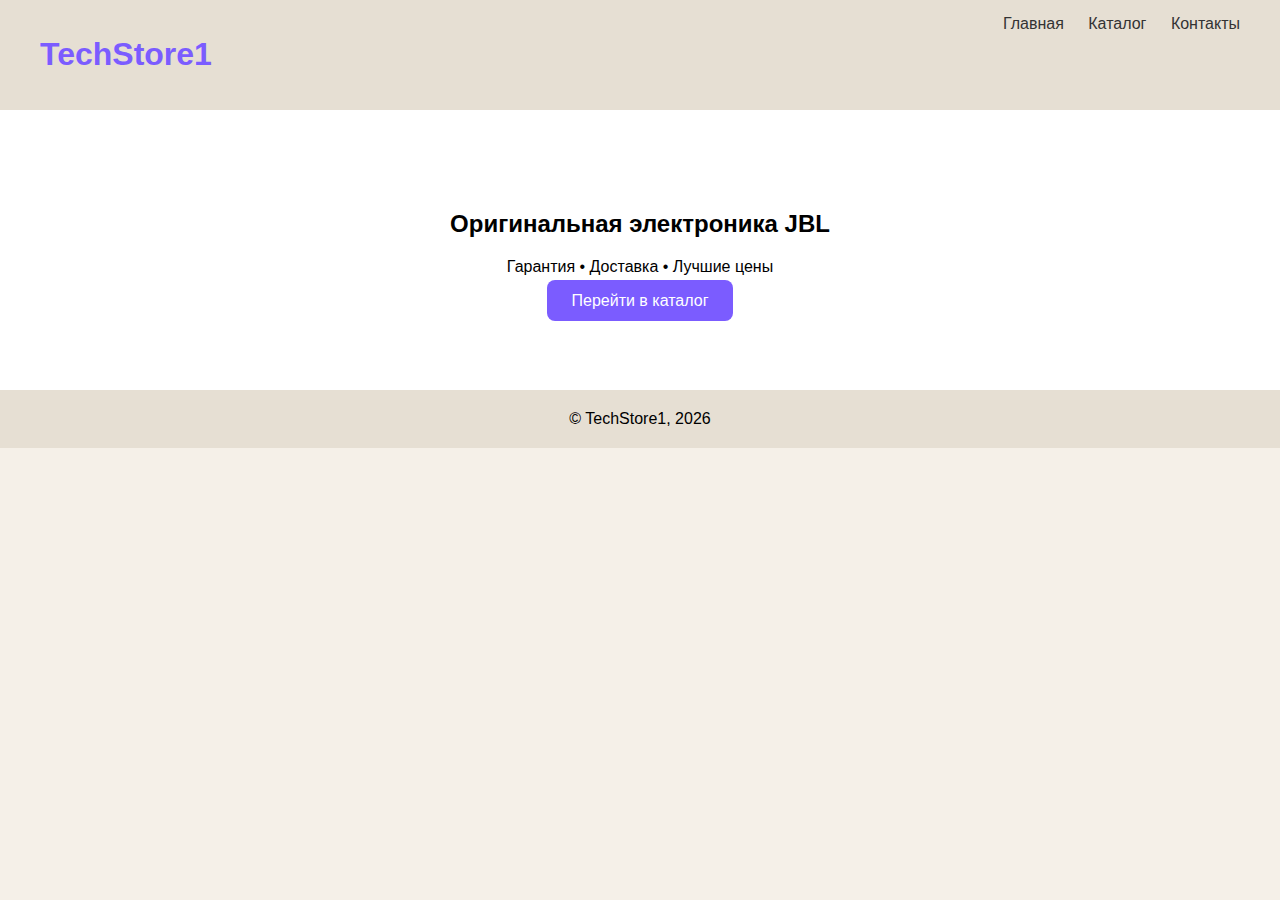
<file: index.html>
<!DOCTYPE html>
<html lang="ru">
<head>
<meta charset="UTF-8">
<title>TechStore1 — Магазин электроники</title>
<link rel="stylesheet" href="css/style.css">
</head>
<body>
<header>
<h1>TechStore1</h1>
<nav>
<a href="index.html">Главная</a>
<a href="catalog.html">Каталог</a>
<a href="contacts.html">Контакты</a>
</nav>
</header>


<section class="hero">
<h2>Оригинальная электроника JBL</h2>
<p>Гарантия • Доставка • Лучшие цены</p>
<a class="btn" href="catalog.html">Перейти в каталог</a>
</section>


<footer>© TechStore1, 2026</footer>
</body>
</html>
</file>
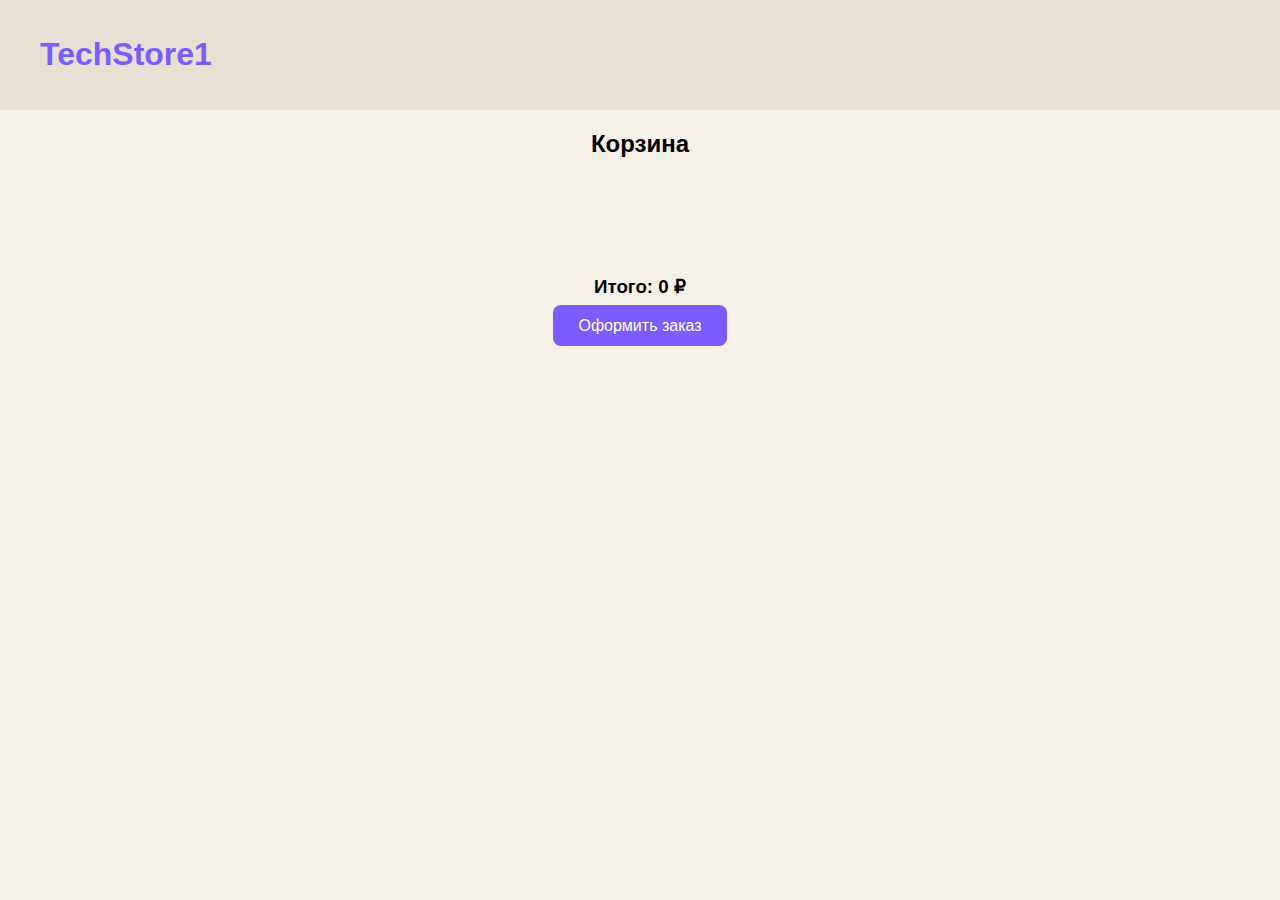
<file: cart.html>
<!DOCTYPE html>
<html lang="ru">
<head>
<meta charset="UTF-8">
<title>Корзина</title>
<link rel="stylesheet" href="css/style.css">
</head>
<body onload="renderCart()">
<header><h1>TechStore1</h1></header>


<h2 style="text-align:center">Корзина</h2>
<div id="cart-items" class="catalog"></div>
<h3 style="text-align:center">Итого: <span id="total"></span></h3>


<div style="text-align:center">
<a class="btn" href="checkout.html">Оформить заказ</a>
</div>


<script src="js/cart.js"></script>
</body>
</html>
</file>
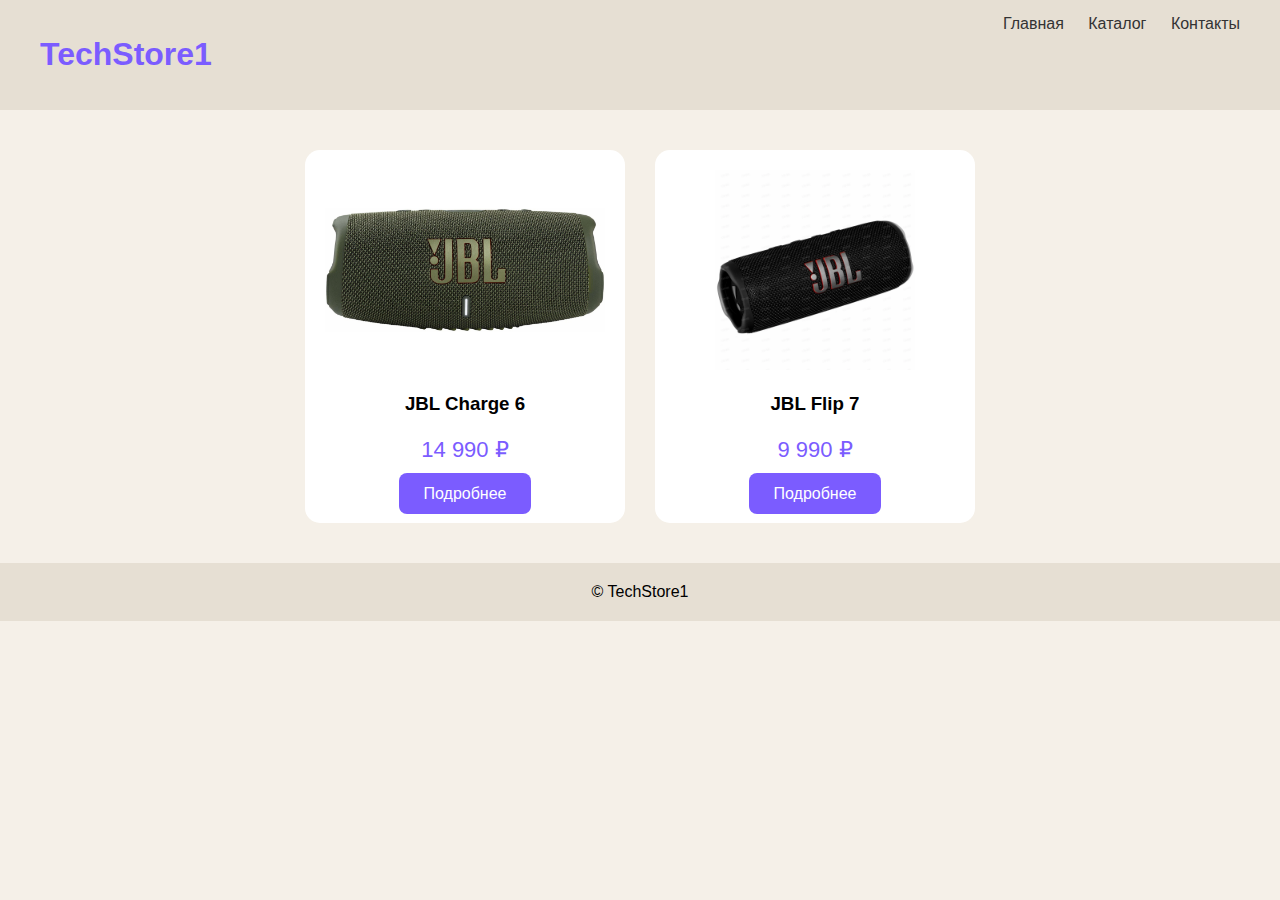
<file: catalog.html>
<!DOCTYPE html>
<html lang="ru">
<head>
<meta charset="UTF-8">
<title>Каталог — TechStore1</title>
<link rel="stylesheet" href="css/style.css">
</head>
<body>
<header>
<h1>TechStore1</h1>
<nav>
<a href="index.html">Главная</a>
<a href="catalog.html">Каталог</a>
<a href="contacts.html">Контакты</a>
</nav>
</header>


<section class="catalog">
<div class="product">
<img src="images/jbl-charge-6.jpg">
<h3>JBL Charge 6</h3>
<p class="price">14 990 ₽</p>
<a class="btn" href="product-charge6.html">Подробнее</a>
</div>


<div class="product">
<img src="images/jbl-flip-7.jpg">
<h3>JBL Flip 7</h3>
<p class="price">9 990 ₽</p>
<a class="btn" href="product-flip7.html">Подробнее</a>
</div>
</section>


<footer>© TechStore1</footer>
</body>
</html>
</file>
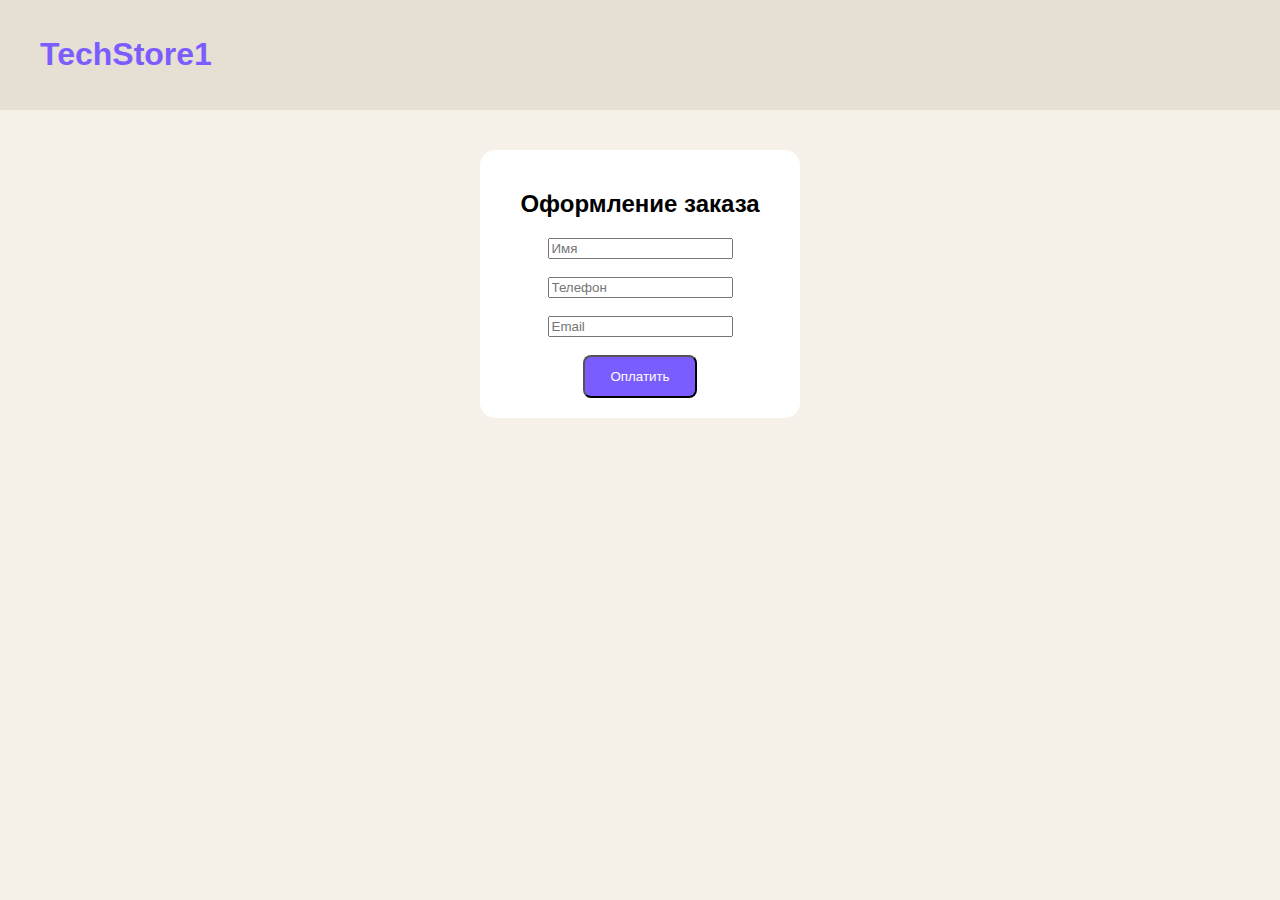
<file: checkout.html>
<!DOCTYPE html>
<html lang="ru">
<head>
<meta charset="UTF-8">
<title>Оформление заказа</title>
<link rel="stylesheet" href="css/style.css">
</head>
<body>
<header><h1>TechStore1</h1></header>


<form class="product" style="max-width:400px;margin:40px auto">
<h2>Оформление заказа</h2>
<input placeholder="Имя" required><br><br>
<input placeholder="Телефон" required><br><br>
<input placeholder="Email" required><br><br>
<button class="btn" onclick="pay(event)">Оплатить</button>
</form>


<script src="js/payment.js"></script>
</body>
</html>
</file>
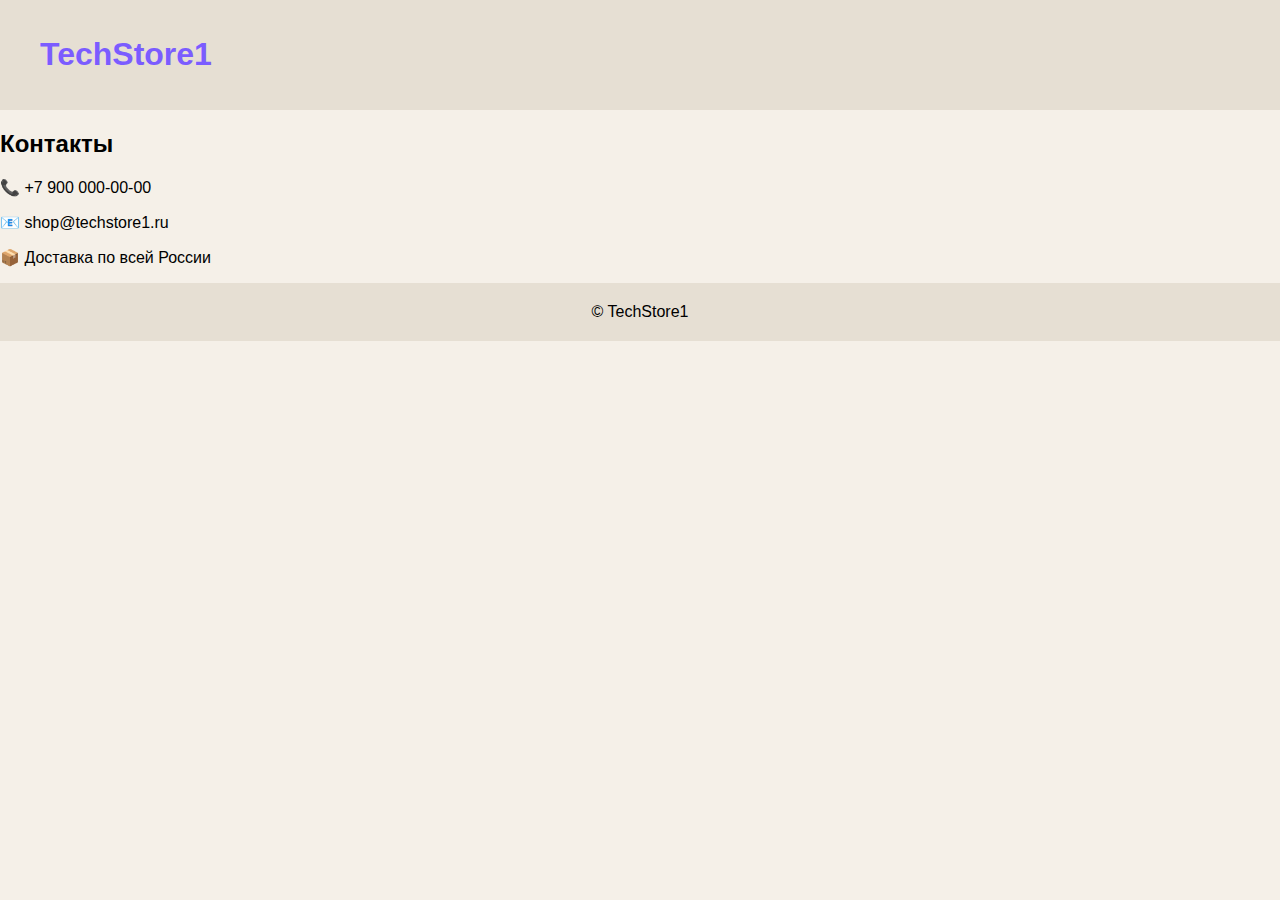
<file: contacts.html>
<!DOCTYPE html>
<html lang="ru">
<head>
<meta charset="UTF-8">
<title>Контакты — TechStore1</title>
<link rel="stylesheet" href="css/style.css">
</head>
<body>
<header><h1>TechStore1</h1></header>


<section class="contacts">
<h2>Контакты</h2>
<p>📞 +7 900 000‑00‑00</p>
<p>📧 shop@techstore1.ru</p>
<p>📦 Доставка по всей России</p>
</section>


<footer>© TechStore1</footer>
</body>
</html>
</file>
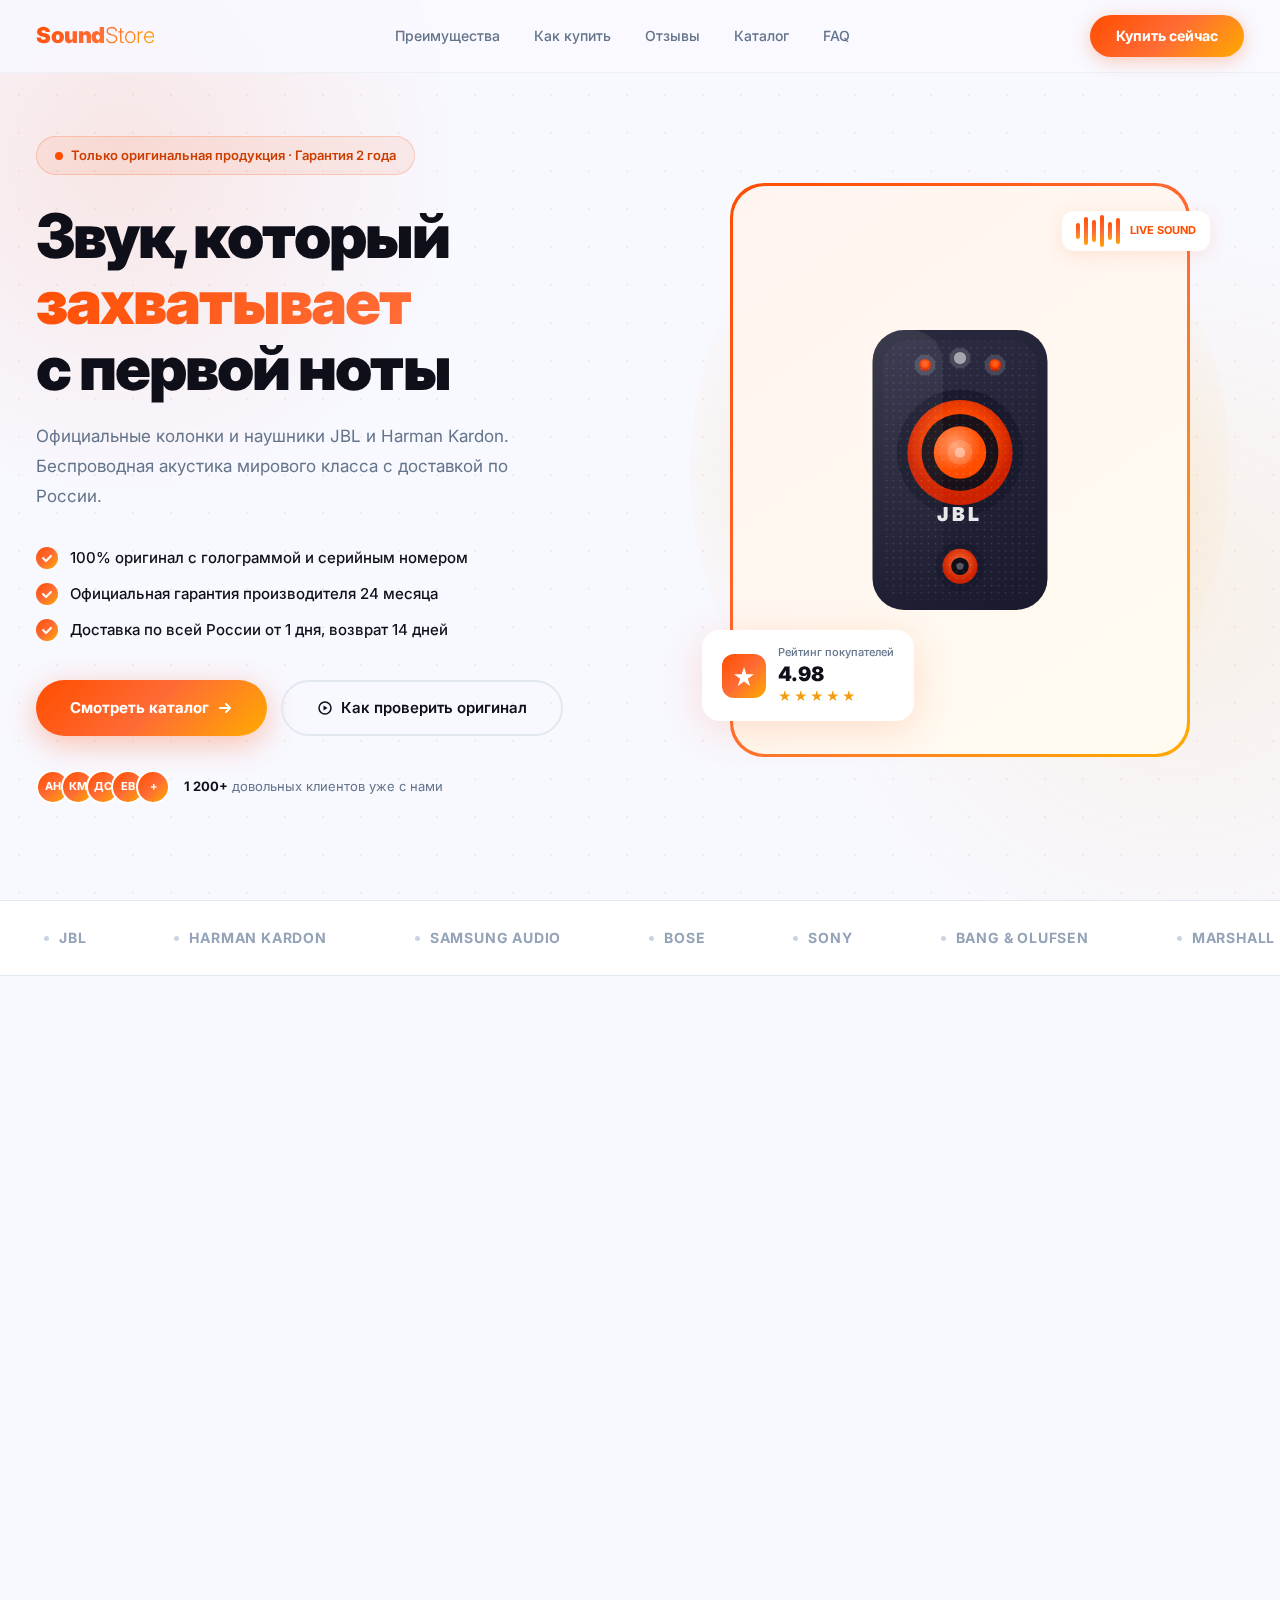
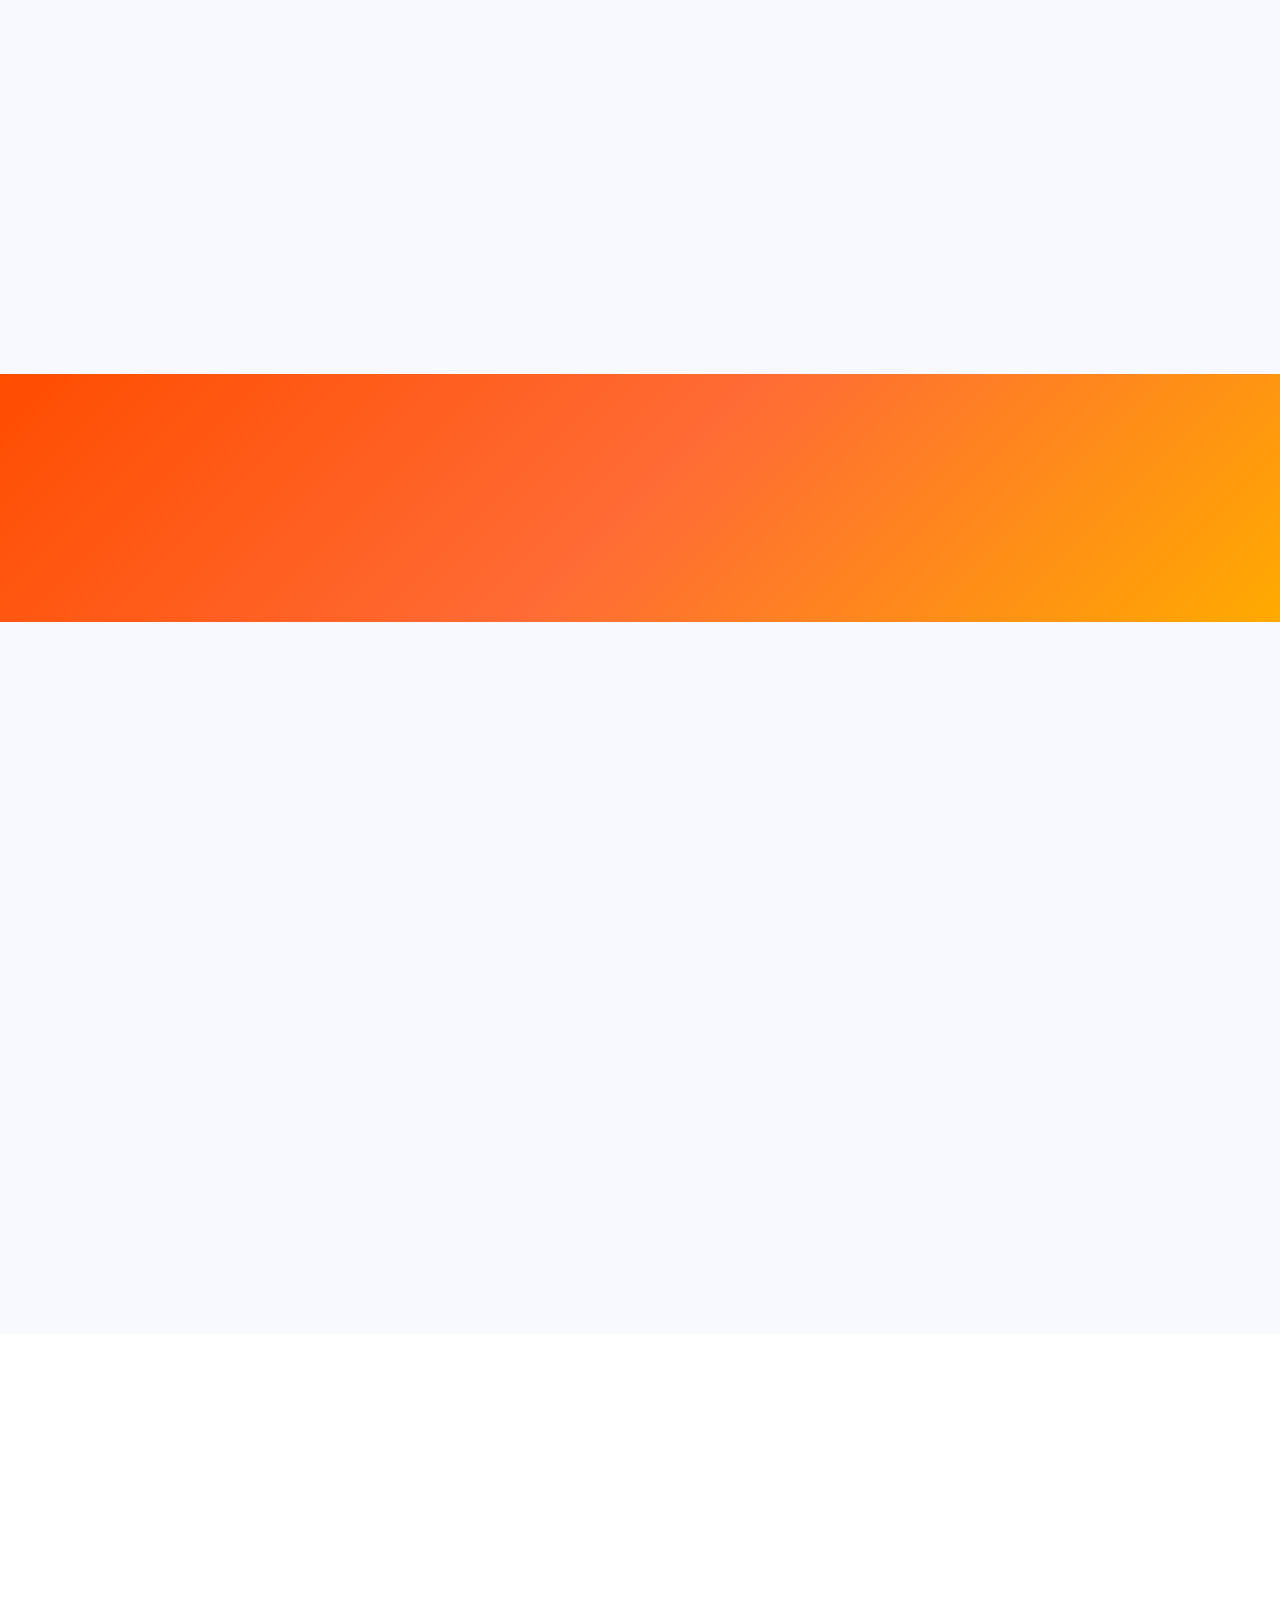
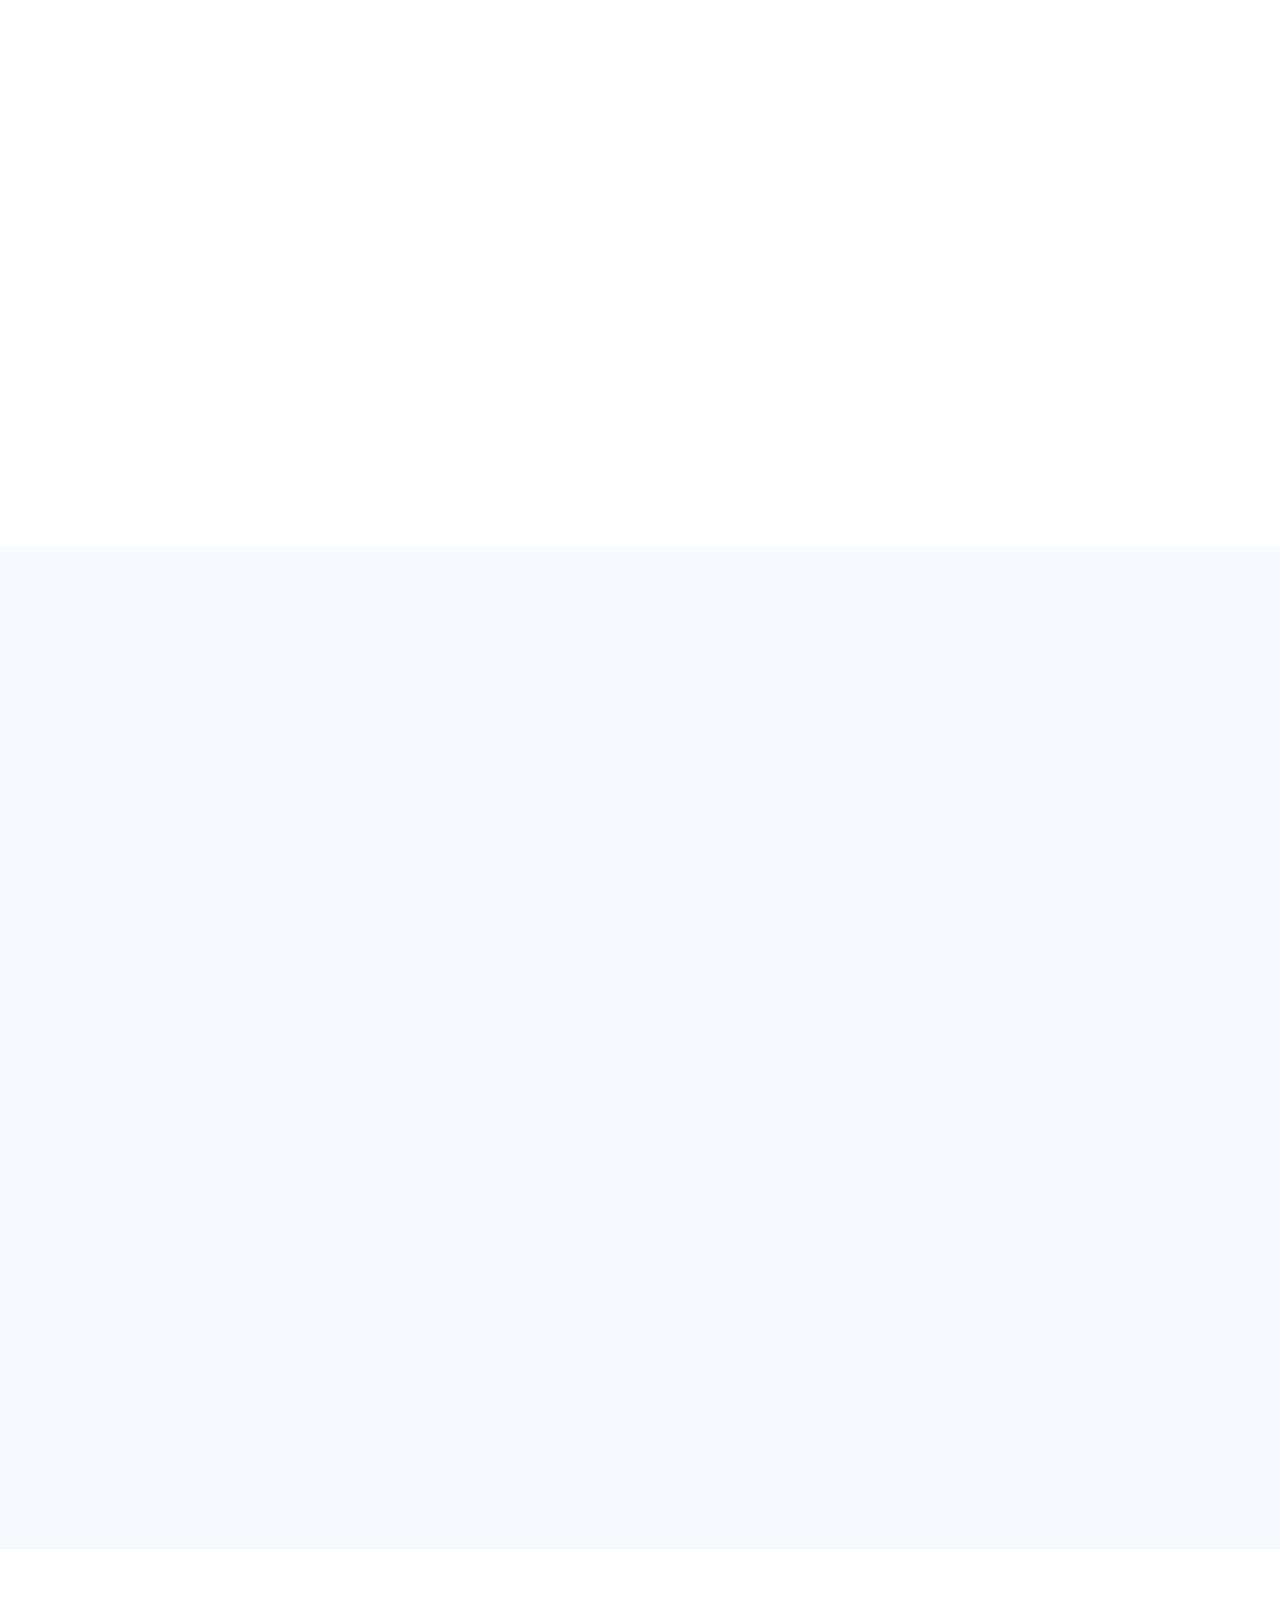
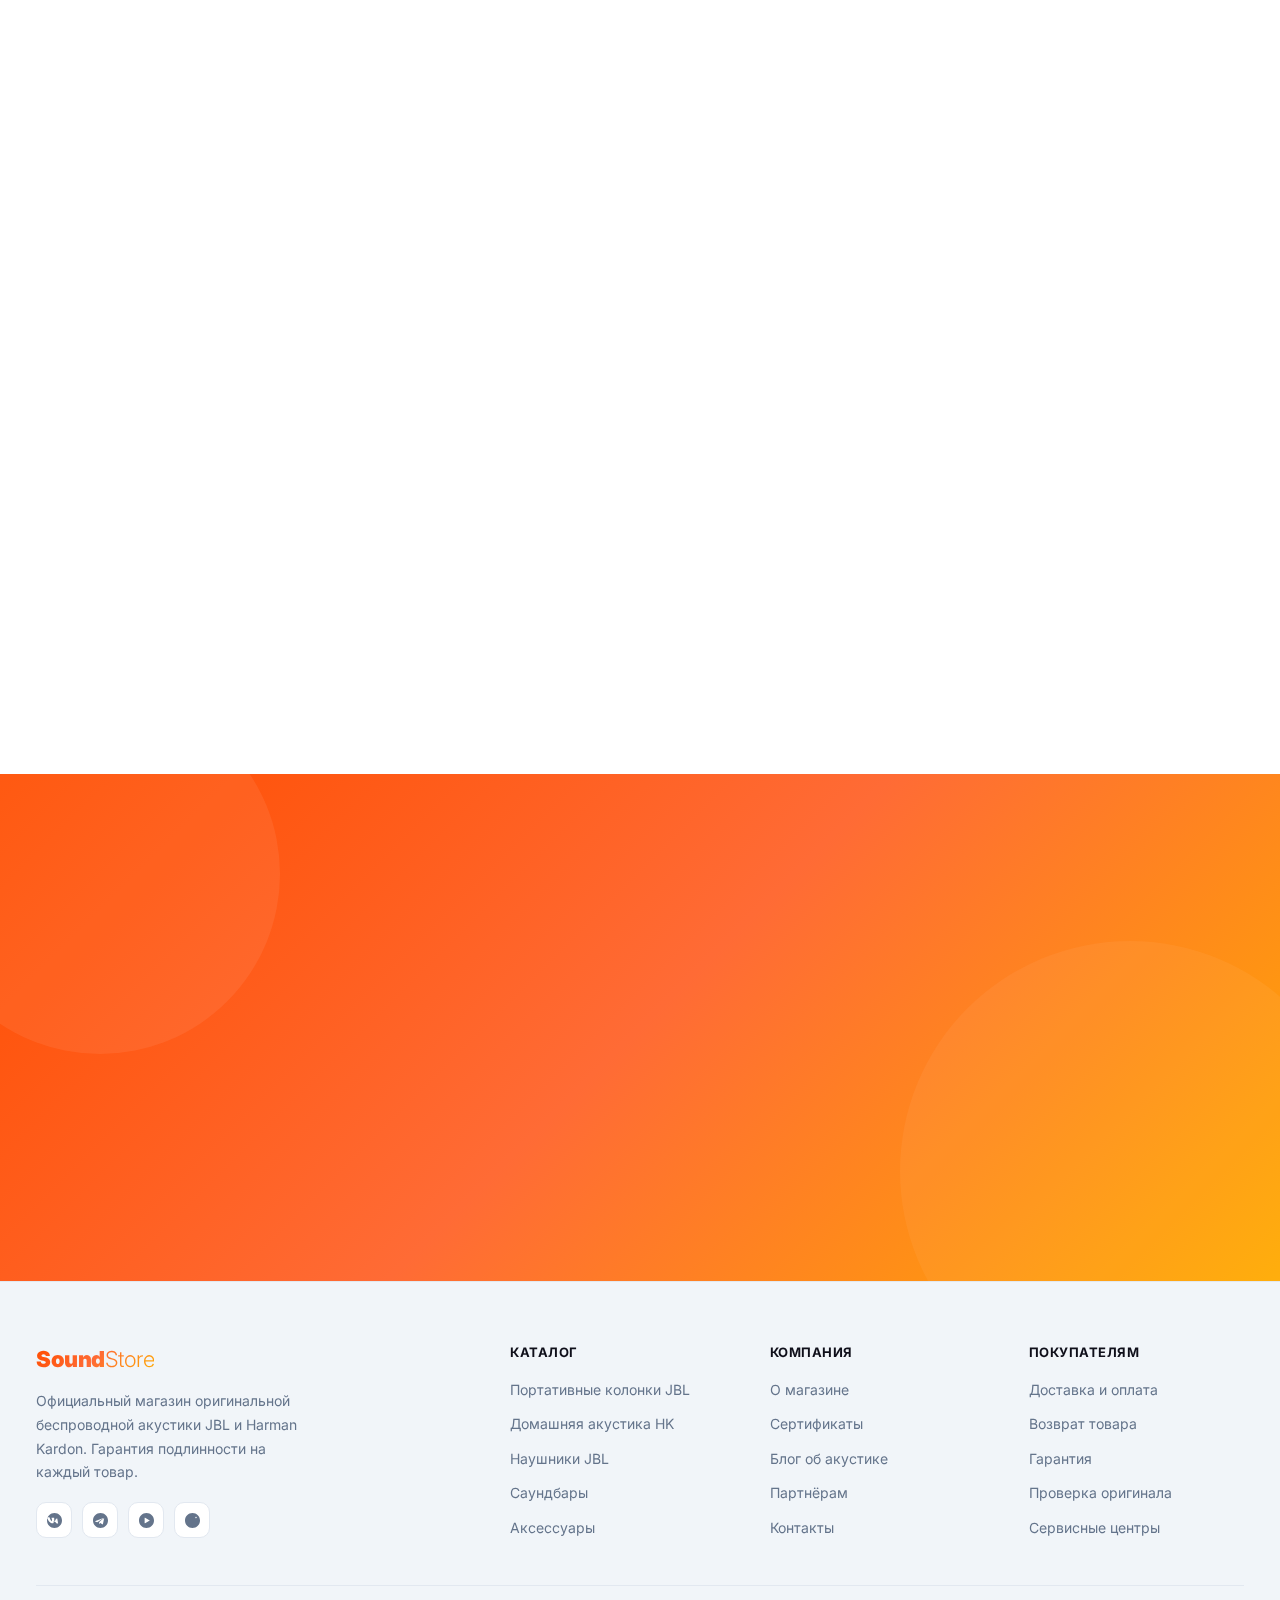
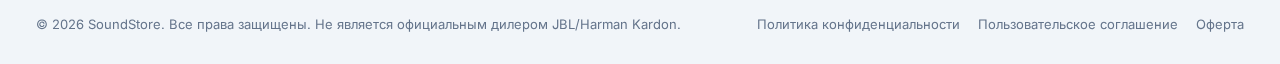
<file: jbl.html>
<!DOCTYPE html>
<html lang="ru">
<head>
  <meta charset="UTF-8" />
  <meta name="viewport" content="width=device-width, initial-scale=1.0" />
  <title>SoundStore — Оригинальная акустика JBL & Harman Kardon</title>
  <link rel="preconnect" href="https://fonts.googleapis.com" />
  <link rel="preconnect" href="https://fonts.gstatic.com" crossorigin />
  <link href="https://fonts.googleapis.com/css2?family=Inter:wght@300;400;500;600;700;800;900&display=swap" rel="stylesheet" />
  <style>
    *, *::before, *::after { box-sizing: border-box; margin: 0; padding: 0; }

    :root {
      /* Deep electric orange-red → vivid coral → warm amber — энергия, драйв, премиум звук */
      --a1: #ff4d00;
      --a2: #ff6b35;
      --a3: #ffaa00;
      --grad: linear-gradient(135deg, #ff4d00 0%, #ff6b35 50%, #ffaa00 100%);
      --grad-r: linear-gradient(135deg, #ffaa00 0%, #ff6b35 50%, #ff4d00 100%);
      --grad-soft: linear-gradient(135deg, rgba(255,77,0,0.10) 0%, rgba(255,107,53,0.08) 50%, rgba(255,170,0,0.07) 100%);
      --bg: #f8f8ff;
      --white: #ffffff;
      --text: #0f0f1a;
      --text-muted: #64748b;
      --border: #e2e8f0;
      --shadow: 0 4px 24px rgba(255,77,0,0.07);
      --shadow-hover: 0 20px 56px rgba(255,77,0,0.18);
      --radius: 22px;
      --radius-sm: 14px;
    }

    html { scroll-behavior: smooth; }
    body { font-family: 'Inter', sans-serif; background: var(--bg); color: var(--text); overflow-x: hidden; line-height: 1.6; }

    ::-webkit-scrollbar { width: 5px; }
    ::-webkit-scrollbar-track { background: var(--bg); }
    ::-webkit-scrollbar-thumb { background: var(--grad); border-radius: 3px; }

    /* ── KEYFRAMES ── */
    @keyframes pulse-dot {
      0%,100% { transform: scale(1); opacity: 1; box-shadow: 0 0 0 0 rgba(255,107,53,0.5); }
      50% { transform: scale(1.4); opacity: 0.7; box-shadow: 0 0 0 6px rgba(255,107,53,0); }
    }
    @keyframes float { 0%,100% { transform: translateY(0) rotate(0deg); } 40% { transform: translateY(-14px) rotate(1.5deg); } 70% { transform: translateY(-7px) rotate(-1deg); } }
    @keyframes float2 { 0%,100% { transform: translateY(0); } 50% { transform: translateY(-20px); } }
    @keyframes blob { 0%,100% { border-radius: 60% 40% 30% 70%/60% 30% 70% 40%; } 33% { border-radius: 30% 60% 70% 40%/50% 60% 30% 60%; } 66% { border-radius: 50% 60% 30% 60%/30% 40% 60% 50%; } }
    @keyframes marquee { 0% { transform: translateX(0); } 100% { transform: translateX(-50%); } }
    @keyframes shimmer { 0% { background-position: -200% center; } 100% { background-position: 200% center; } }
    @keyframes spin-slow { from { transform: rotate(0deg); } to { transform: rotate(360deg); } }
    @keyframes sound-wave {
      0%,100% { transform: scaleY(0.4); } 20% { transform: scaleY(1); } 40% { transform: scaleY(0.6); } 60% { transform: scaleY(0.9); } 80% { transform: scaleY(0.5); }
    }

    .reveal { opacity: 0; transform: translateY(36px); transition: opacity .65s ease, transform .65s ease; }
    .reveal-l { opacity: 0; transform: translateX(-36px); transition: opacity .65s ease, transform .65s ease; }
    .reveal-r { opacity: 0; transform: translateX(36px); transition: opacity .65s ease, transform .65s ease; }
    .reveal.vis, .reveal-l.vis, .reveal-r.vis { opacity: 1; transform: none; }

    /* ── NAV ── */
    nav {
      position: fixed; top: 0; left: 0; right: 0; z-index: 1000;
      background: rgba(248,248,255,0.88); backdrop-filter: blur(22px);
      border-bottom: 1px solid rgba(226,232,240,0.5);
      transition: box-shadow .3s;
    }
    nav.scrolled { box-shadow: 0 4px 32px rgba(255,77,0,0.09); }
    .nav-in {
      max-width: 1280px; margin: 0 auto; padding: 0 36px;
      height: 72px; display: flex; align-items: center; justify-content: space-between;
    }
    .logo {
      font-size: 22px; font-weight: 900; letter-spacing: -0.5px; text-decoration: none;
      background: var(--grad); -webkit-background-clip: text; -webkit-text-fill-color: transparent; background-clip: text;
    }
    .logo span { font-weight: 300; }
    .nav-links { display: flex; gap: 34px; list-style: none; }
    .nav-links a {
      font-size: 14px; font-weight: 500; color: var(--text-muted); text-decoration: none;
      position: relative; transition: color .2s;
    }
    .nav-links a::after {
      content: ''; position: absolute; bottom: -4px; left: 0; right: 0; height: 2px;
      background: var(--grad); border-radius: 1px; transform: scaleX(0); transition: transform .2s;
    }
    .nav-links a:hover { color: var(--text); }
    .nav-links a:hover::after { transform: scaleX(1); }
    .nav-btn {
      padding: 10px 26px; border-radius: 50px; background: var(--grad); color: white;
      font-size: 14px; font-weight: 700; border: none; cursor: pointer; text-decoration: none;
      box-shadow: 0 4px 18px rgba(255,77,0,0.28); transition: transform .2s, box-shadow .2s;
    }
    .nav-btn:hover { transform: translateY(-2px); box-shadow: 0 8px 28px rgba(255,77,0,0.38); }
    .burger { display: none; flex-direction: column; gap: 5px; cursor: pointer; background: none; border: none; padding: 4px; }
    .burger span { display: block; width: 24px; height: 2px; background: var(--text); border-radius: 2px; transition: .3s; }
    .mob-menu {
      display: none; position: fixed; top: 72px; left: 0; right: 0;
      background: rgba(248,248,255,0.97); backdrop-filter: blur(20px);
      padding: 24px 36px; z-index: 999; border-bottom: 1px solid var(--border);
      flex-direction: column; gap: 20px;
    }
    .mob-menu.open { display: flex; }
    .mob-menu a { font-size: 16px; font-weight: 500; color: var(--text); text-decoration: none; }

    /* ── HERO ── */
    .hero-wrap {
      min-height: 100vh; padding: 120px 36px 80px;
      max-width: 1280px; margin: 0 auto;
      display: grid; grid-template-columns: 1fr 1fr; gap: 72px; align-items: center;
      position: relative;
    }
    .bg-blob1 {
      position: fixed; top: -180px; left: -220px; width: 680px; height: 680px;
      background: radial-gradient(circle, rgba(255,77,0,0.10) 0%, transparent 70%);
      border-radius: 50%; pointer-events: none; z-index: -1;
      animation: blob 14s ease-in-out infinite;
    }
    .bg-blob2 {
      position: fixed; top: 25%; right: -280px; width: 760px; height: 760px;
      background: radial-gradient(circle, rgba(255,170,0,0.09) 0%, transparent 70%);
      border-radius: 50%; pointer-events: none; z-index: -1;
      animation: blob 18s ease-in-out infinite reverse;
    }
    .dots-bg {
      position: fixed; inset: 0; z-index: -1; pointer-events: none;
      background-image: radial-gradient(circle, rgba(255,107,53,0.11) 1px, transparent 1px);
      background-size: 38px 38px;
    }
    .badge {
      display: inline-flex; align-items: center; gap: 8px;
      background: rgba(255,77,0,0.08); border: 1px solid rgba(255,77,0,0.22);
      padding: 8px 18px; border-radius: 50px;
      font-size: 13px; font-weight: 600; color: #cc3d00;
      margin-bottom: 28px;
    }
    .badge-dot {
      width: 8px; height: 8px; border-radius: 50%; background: #ff4d00;
      animation: pulse-dot 2s ease-in-out infinite;
    }
    h1 {
      font-size: clamp(38px, 4.8vw, 66px); font-weight: 900;
      line-height: 1.07; letter-spacing: -2px; margin-bottom: 22px;
    }
    .grad-text {
      background: var(--grad); -webkit-background-clip: text; -webkit-text-fill-color: transparent; background-clip: text;
      background-size: 200% auto; animation: shimmer 4s linear infinite;
    }
    .hero-sub { font-size: 17px; color: var(--text-muted); line-height: 1.75; margin-bottom: 34px; max-width: 480px; }
    .checks { display: flex; flex-direction: column; gap: 12px; margin-bottom: 38px; }
    .check { display: flex; align-items: center; gap: 12px; font-size: 15px; font-weight: 500; }
    .check-ic {
      width: 22px; height: 22px; border-radius: 50%; background: var(--grad);
      display: flex; align-items: center; justify-content: center; flex-shrink: 0;
    }
    .check-ic svg { width: 12px; height: 12px; }
    .btns { display: flex; gap: 14px; flex-wrap: wrap; margin-bottom: 34px; }
    .btn-p {
      padding: 15px 34px; border-radius: 50px; background: var(--grad); color: white;
      font-size: 15px; font-weight: 700; border: none; cursor: pointer; text-decoration: none;
      display: inline-flex; align-items: center; gap: 8px;
      box-shadow: 0 8px 30px rgba(255,77,0,0.32); transition: transform .2s, box-shadow .2s;
    }
    .btn-p:hover { transform: translateY(-3px); box-shadow: 0 16px 44px rgba(255,77,0,0.42); }
    .btn-s {
      padding: 14px 34px; border-radius: 50px; background: transparent; color: var(--text);
      font-size: 15px; font-weight: 600; border: 2px solid var(--border); cursor: pointer;
      text-decoration: none; display: inline-flex; align-items: center; gap: 8px;
      transition: border-color .2s, color .2s, transform .2s;
    }
    .btn-s:hover { border-color: var(--a2); color: var(--a1); transform: translateY(-2px); }
    .social-proof { display: flex; align-items: center; gap: 14px; }
    .avs { display: flex; }
    .av {
      width: 34px; height: 34px; border-radius: 50%; border: 2px solid white;
      margin-left: -9px; font-size: 11px; font-weight: 700; color: white;
      display: flex; align-items: center; justify-content: center; background: var(--grad);
    }
    .av:first-child { margin-left: 0; }
    .sp-text { font-size: 13px; color: var(--text-muted); }
    .sp-text strong { color: var(--text); font-weight: 700; }

    /* ── HERO RIGHT ── */
    .hero-right { position: relative; display: flex; justify-content: center; align-items: center; }
    .img-glow {
      position: absolute; inset: -40px;
      background: radial-gradient(circle, rgba(255,77,0,0.22) 0%, rgba(255,170,0,0.12) 40%, transparent 70%);
      border-radius: 50%; z-index: 1; animation: float2 7s ease-in-out infinite;
    }
    .img-border {
      position: relative; z-index: 2; border-radius: 34px; padding: 3px;
      background: var(--grad); animation: float 8s ease-in-out infinite; max-width: 460px; width: 100%;
    }
    .img-inner {
      border-radius: 32px; overflow: hidden;
      background: linear-gradient(145deg, #fff5f0 0%, #fff8f0 50%, #fffbf0 100%);
      aspect-ratio: 4/5; display: flex; align-items: center; justify-content: center;
    }
    /* Speaker SVG illustration */
    .speaker-art { width: 100%; height: 100%; display: flex; align-items: center; justify-content: center; padding: 32px; }
    .float-card {
      position: absolute; bottom: 36px; left: -28px; z-index: 10;
      background: white; border-radius: 18px; padding: 14px 20px;
      box-shadow: 0 8px 40px rgba(255,77,0,0.16);
      display: flex; align-items: center; gap: 12px;
      animation: float 5s ease-in-out infinite; min-width: 190px;
    }
    .fc-icon {
      width: 44px; height: 44px; border-radius: 12px; background: var(--grad);
      display: flex; align-items: center; justify-content: center; flex-shrink: 0;
    }
    .fc-icon svg { width: 22px; height: 22px; }
    .fc-label { font-size: 11px; color: var(--text-muted); font-weight: 500; }
    .fc-val { font-size: 20px; font-weight: 900; color: var(--text); line-height: 1.2; }
    .stars { display: flex; gap: 2px; }
    .star { color: #f59e0b; font-size: 13px; }

    /* ── SOUND WAVE DECORATION ── */
    .wave-bars {
      display: flex; align-items: center; gap: 4px; height: 40px;
      position: absolute; top: 28px; right: -20px; z-index: 10;
      background: white; border-radius: 12px; padding: 8px 14px;
      box-shadow: 0 4px 20px rgba(255,77,0,0.12);
    }
    .wave-bar {
      width: 4px; border-radius: 2px; background: var(--grad);
      animation: sound-wave 1.2s ease-in-out infinite;
    }
    .wave-bar:nth-child(1) { height: 16px; animation-delay: 0s; }
    .wave-bar:nth-child(2) { height: 28px; animation-delay: .15s; }
    .wave-bar:nth-child(3) { height: 22px; animation-delay: .3s; }
    .wave-bar:nth-child(4) { height: 32px; animation-delay: .1s; }
    .wave-bar:nth-child(5) { height: 18px; animation-delay: .25s; }
    .wave-bar:nth-child(6) { height: 26px; animation-delay: .05s; }
    .wave-label { font-size: 11px; font-weight: 700; color: var(--a1); margin-left: 6px; white-space: nowrap; }

    /* ── MARQUEE ── */
    .marquee-sec {
      padding: 26px 0; border-top: 1px solid var(--border); border-bottom: 1px solid var(--border);
      overflow: hidden; background: white;
    }
    .marquee-track { display: flex; width: max-content; animation: marquee 30s linear infinite; }
    .m-item {
      display: flex; align-items: center; gap: 10px; padding: 0 44px;
      white-space: nowrap; font-size: 14px; font-weight: 700; color: #94a3b8;
      letter-spacing: 0.8px; text-transform: uppercase;
    }
    .m-dot { width: 5px; height: 5px; border-radius: 50%; background: #cbd5e1; flex-shrink: 0; }

    /* ── SECTIONS ── */
    section { padding: 96px 36px; }
    .container { max-width: 1280px; margin: 0 auto; }
    .sec-tag {
      display: inline-flex; align-items: center; gap: 8px;
      background: rgba(255,77,0,0.07); border: 1px solid rgba(255,77,0,0.18);
      padding: 6px 16px; border-radius: 50px;
      font-size: 12px; font-weight: 700; color: var(--a1);
      letter-spacing: 1px; text-transform: uppercase; margin-bottom: 18px;
    }
    .sec-title {
      font-size: clamp(30px, 3.8vw, 50px); font-weight: 900;
      line-height: 1.1; letter-spacing: -1.5px; margin-bottom: 14px;
    }
    .sec-sub { font-size: 17px; color: var(--text-muted); line-height: 1.7; max-width: 560px; }
    .sec-head { text-align: center; margin-bottom: 60px; }
    .sec-head .sec-sub { margin: 0 auto; }

    /* ── FEATURES ── */
    .feat-grid { display: grid; grid-template-columns: repeat(3,1fr); gap: 22px; }
    .feat-card {
      background: white; border-radius: var(--radius); padding: 34px 30px;
      box-shadow: var(--shadow); border: 1px solid rgba(226,232,240,0.7);
      transition: transform .3s, box-shadow .3s; cursor: default;
    }
    .feat-card:hover { transform: translateY(-8px); box-shadow: var(--shadow-hover); }
    .feat-ic {
      width: 54px; height: 54px; border-radius: 16px; background: var(--grad-soft);
      display: flex; align-items: center; justify-content: center; margin-bottom: 18px;
    }
    .feat-ic svg { width: 26px; height: 26px; }
    .feat-card h3 { font-size: 17px; font-weight: 700; margin-bottom: 9px; }
    .feat-card p { font-size: 14px; color: var(--text-muted); line-height: 1.7; }

    /* ── STATS ── */
    .stats-sec { background: var(--grad); padding: 76px 36px; }
    .stats-grid {
      max-width: 1280px; margin: 0 auto;
      display: grid; grid-template-columns: repeat(4,1fr); gap: 32px; text-align: center;
    }
    .stat { color: white; }
    .stat-n { font-size: clamp(42px,5vw,70px); font-weight: 900; letter-spacing: -2px; line-height: 1; margin-bottom: 8px; }
    .stat-l { font-size: 15px; font-weight: 500; opacity: .85; }

    /* ── HOW ── */
    .how-grid { display: grid; grid-template-columns: repeat(3,1fr); gap: 0; align-items: start; }
    .how-step { text-align: center; padding: 0 28px; position: relative; }
    .how-num {
      width: 62px; height: 62px; border-radius: 50%; background: var(--grad); color: white;
      font-size: 22px; font-weight: 900; display: flex; align-items: center; justify-content: center;
      margin: 0 auto 22px; position: relative; z-index: 2;
      box-shadow: 0 8px 24px rgba(255,77,0,0.28);
    }
    .how-conn {
      position: absolute; top: 31px; left: calc(50% + 31px); right: calc(-50% + 31px);
      height: 2px; z-index: 1;
      background: repeating-linear-gradient(90deg, var(--a2) 0, var(--a2) 8px, transparent 8px, transparent 16px);
    }
    .how-step:last-child .how-conn { display: none; }
    .how-ic {
      width: 70px; height: 70px; border-radius: 20px; background: white;
      box-shadow: var(--shadow); display: flex; align-items: center; justify-content: center;
      margin: 0 auto 18px; border: 1px solid var(--border);
    }
    .how-ic svg { width: 34px; height: 34px; }
    .how-step h3 { font-size: 19px; font-weight: 700; margin-bottom: 10px; }
    .how-step p { font-size: 14px; color: var(--text-muted); line-height: 1.7; }

    /* ── REVIEWS ── */
    .rev-grid { display: grid; grid-template-columns: repeat(3,1fr); gap: 22px; }
    .rev-card {
      background: white; border-radius: var(--radius); padding: 34px 30px;
      box-shadow: var(--shadow); border: 1px solid rgba(226,232,240,0.7);
      transition: transform .3s, box-shadow .3s;
    }
    .rev-card:hover { transform: translateY(-6px); box-shadow: var(--shadow-hover); }
    .rev-q {
      font-size: 76px; line-height: .65; font-family: Georgia, serif;
      background: var(--grad); -webkit-background-clip: text; -webkit-text-fill-color: transparent; background-clip: text;
      margin-bottom: 18px; display: block;
    }
    .rev-text { font-size: 14px; color: var(--text-muted); line-height: 1.8; margin-bottom: 26px; }
    .rev-foot { display: flex; align-items: center; gap: 12px; }
    .rev-av {
      width: 46px; height: 46px; border-radius: 50%; background: var(--grad); color: white;
      font-size: 15px; font-weight: 700; display: flex; align-items: center; justify-content: center; flex-shrink: 0;
    }
    .rev-name { font-size: 14px; font-weight: 700; margin-bottom: 2px; }
    .rev-role { font-size: 12px; color: var(--text-muted); }
    .rev-stars { display: flex; gap: 2px; margin-bottom: 5px; }

    /* ── PRICING ── */
    .p-toggle { display: flex; align-items: center; gap: 14px; justify-content: center; margin-bottom: 52px; }
    .p-lbl { font-size: 14px; font-weight: 600; color: var(--text-muted); }
    .p-lbl.act { color: var(--text); }
    .p-sw {
      width: 54px; height: 28px; border-radius: 14px; background: var(--grad);
      position: relative; cursor: pointer; border: none; outline: none;
    }
    .p-thumb {
      position: absolute; top: 3px; left: 3px; width: 22px; height: 22px; border-radius: 50%;
      background: white; transition: transform .3s; box-shadow: 0 2px 8px rgba(0,0,0,0.15);
    }
    .p-sw.yr .p-thumb { transform: translateX(26px); }
    .disc-badge {
      background: rgba(255,77,0,0.1); color: var(--a1);
      font-size: 11px; font-weight: 700; padding: 3px 10px; border-radius: 50px;
      border: 1px solid rgba(255,77,0,0.25);
    }
    .p-grid { display: grid; grid-template-columns: repeat(3,1fr); gap: 22px; align-items: start; }
    .p-card {
      background: white; border-radius: var(--radius); padding: 38px 30px;
      box-shadow: var(--shadow); border: 1px solid rgba(226,232,240,0.7);
      transition: transform .3s, box-shadow .3s; position: relative;
    }
    .p-card:hover { transform: translateY(-6px); box-shadow: var(--shadow-hover); }
    .p-card.pop {
      background: var(--grad); color: white; border-color: transparent;
      box-shadow: 0 16px 56px rgba(255,77,0,0.32); transform: scale(1.04);
    }
    .p-card.pop:hover { transform: scale(1.04) translateY(-6px); }
    .pop-badge {
      position: absolute; top: -14px; left: 50%; transform: translateX(-50%);
      background: white; color: var(--a1);
      font-size: 12px; font-weight: 800; padding: 6px 20px; border-radius: 50px;
      box-shadow: 0 4px 16px rgba(255,77,0,0.18); white-space: nowrap;
    }
    .p-name { font-size: 13px; font-weight: 700; text-transform: uppercase; letter-spacing: 1px; margin-bottom: 8px; }
    .p-card.pop .p-name { color: rgba(255,255,255,0.8); }
    .p-amt { font-size: 50px; font-weight: 900; letter-spacing: -2px; line-height: 1; margin-bottom: 4px; }
    .p-per { font-size: 13px; color: var(--text-muted); margin-bottom: 22px; }
    .p-card.pop .p-per { color: rgba(255,255,255,0.7); }
    .p-div { height: 1px; background: var(--border); margin: 22px 0; }
    .p-card.pop .p-div { background: rgba(255,255,255,0.2); }
    .p-feats { list-style: none; display: flex; flex-direction: column; gap: 11px; margin-bottom: 30px; }
    .p-feats li { display: flex; align-items: center; gap: 9px; font-size: 14px; color: var(--text-muted); }
    .p-card.pop .p-feats li { color: rgba(255,255,255,0.9); }
    .p-chk {
      width: 18px; height: 18px; border-radius: 50%; background: rgba(255,77,0,0.1);
      display: flex; align-items: center; justify-content: center; flex-shrink: 0;
    }
    .p-card.pop .p-chk { background: rgba(255,255,255,0.2); }
    .p-chk svg { width: 10px; height: 10px; }
    .btn-po { width: 100%; padding: 14px; border-radius: 50px; font-size: 14px; font-weight: 700; cursor: pointer; border: none; transition: transform .2s, box-shadow .2s; }
    .btn-po-out { background: transparent; color: var(--text); border: 2px solid var(--border); }
    .btn-po-out:hover { border-color: var(--a1); color: var(--a1); transform: translateY(-2px); }
    .btn-po-wh { background: white; color: var(--a1); box-shadow: 0 4px 20px rgba(0,0,0,0.1); }
    .btn-po-wh:hover { transform: translateY(-2px); box-shadow: 0 8px 30px rgba(0,0,0,0.15); }
    .btn-po-gr { background: var(--grad); color: white; box-shadow: 0 4px 20px rgba(255,77,0,0.28); }
    .btn-po-gr:hover { transform: translateY(-2px); box-shadow: 0 8px 30px rgba(255,77,0,0.38); }

    /* ── FAQ ── */
    .faq-list { max-width: 800px; margin: 0 auto; display: flex; flex-direction: column; gap: 14px; }
    .faq-item { background: white; border-radius: var(--radius-sm); border: 1px solid var(--border); box-shadow: var(--shadow); overflow: hidden; }
    .faq-q {
      width: 100%; padding: 22px 26px; display: flex; align-items: center; justify-content: space-between;
      background: none; border: none; cursor: pointer; font-size: 15px; font-weight: 600; color: var(--text);
      text-align: left; gap: 14px;
    }
    .faq-ic {
      width: 28px; height: 28px; border-radius: 50%; background: var(--grad-soft);
      flex-shrink: 0; display: flex; align-items: center; justify-content: center; transition: background .3s;
    }
    .faq-ic svg { width: 14px; height: 14px; transition: transform .3s; }
    .faq-item.open .faq-ic { background: var(--grad); }
    .faq-item.open .faq-ic svg { transform: rotate(45deg); }
    .faq-item.open .faq-ic svg path { stroke: white; }
    .faq-a { max-height: 0; overflow: hidden; transition: max-height .4s ease, padding .3s; padding: 0 26px; }
    .faq-ai { padding-bottom: 22px; font-size: 14px; color: var(--text-muted); line-height: 1.8; }
    .faq-item.open .faq-a { max-height: 300px; }

    /* ── CTA ── */
    .cta-sec { background: var(--grad); padding: 96px 36px; position: relative; overflow: hidden; }
    .cta-in { max-width: 680px; margin: 0 auto; text-align: center; position: relative; z-index: 2; }
    .cta-sec::before { content: ''; position: absolute; top: -80px; left: -80px; width: 360px; height: 360px; background: rgba(255,255,255,0.07); border-radius: 50%; }
    .cta-sec::after { content: ''; position: absolute; bottom: -120px; right: -80px; width: 460px; height: 460px; background: rgba(255,255,255,0.05); border-radius: 50%; }
    .cta-in h2 { font-size: clamp(30px,4vw,50px); font-weight: 900; color: white; letter-spacing: -1.5px; line-height: 1.1; margin-bottom: 14px; }
    .cta-in p { font-size: 17px; color: rgba(255,255,255,0.82); margin-bottom: 38px; }
    .cta-form { display: flex; gap: 10px; max-width: 460px; margin: 0 auto; }
    .cta-inp { flex: 1; padding: 15px 22px; border-radius: 50px; border: none; outline: none; font-size: 14px; font-family: inherit; background: rgba(255,255,255,0.95); color: var(--text); }
    .cta-inp::placeholder { color: var(--text-muted); }
    .cta-btn { padding: 15px 30px; border-radius: 50px; background: white; color: var(--a1); font-size: 14px; font-weight: 700; border: none; cursor: pointer; white-space: nowrap; box-shadow: 0 4px 20px rgba(0,0,0,0.12); transition: transform .2s, box-shadow .2s; }
    .cta-btn:hover { transform: translateY(-2px); box-shadow: 0 8px 30px rgba(0,0,0,0.18); }

    /* ── FOOTER ── */
    footer { background: #f1f5f9; padding: 60px 36px 30px; border-top: 1px solid var(--border); }
    .foot-in { max-width: 1280px; margin: 0 auto; }
    .foot-top { display: grid; grid-template-columns: 2fr 1fr 1fr 1fr; gap: 44px; margin-bottom: 44px; }
    .foot-brand p { font-size: 14px; color: var(--text-muted); line-height: 1.7; margin-top: 12px; max-width: 270px; }
    .foot-col h4 { font-size: 13px; font-weight: 700; margin-bottom: 14px; text-transform: uppercase; letter-spacing: 0.5px; }
    .foot-col ul { list-style: none; display: flex; flex-direction: column; gap: 9px; }
    .foot-col ul li a { font-size: 14px; color: var(--text-muted); text-decoration: none; transition: color .2s; }
    .foot-col ul li a:hover { color: var(--a1); }
    .foot-bot { display: flex; align-items: center; justify-content: space-between; padding-top: 28px; border-top: 1px solid var(--border); flex-wrap: wrap; gap: 14px; }
    .foot-copy { font-size: 13px; color: var(--text-muted); }
    .soc-icons { display: flex; gap: 10px; }
    .soc-ic {
      width: 36px; height: 36px; border-radius: 10px; background: white; border: 1px solid var(--border);
      display: flex; align-items: center; justify-content: center; text-decoration: none; color: var(--text-muted);
      transition: border-color .2s, color .2s, transform .2s;
    }
    .soc-ic:hover { border-color: var(--a1); color: var(--a1); transform: translateY(-2px); }
    .soc-ic svg { width: 15px; height: 15px; }

    /* ── RESPONSIVE ── */
    @media (max-width: 1024px) {
      .feat-grid { grid-template-columns: repeat(2,1fr); }
      .stats-grid { grid-template-columns: repeat(2,1fr); }
      .p-grid { grid-template-columns: 1fr; max-width: 380px; margin: 0 auto; }
      .p-card.pop { transform: none; }
      .foot-top { grid-template-columns: 1fr 1fr; }
    }
    @media (max-width: 768px) {
      .hero-wrap { grid-template-columns: 1fr; gap: 44px; padding: 96px 24px 56px; }
      .hero-right { display: none; }
      section { padding: 68px 24px; }
      .feat-grid, .rev-grid { grid-template-columns: 1fr; }
      .how-grid { grid-template-columns: 1fr; gap: 44px; }
      .how-conn { display: none; }
      .stats-grid { grid-template-columns: repeat(2,1fr); }
      .foot-top { grid-template-columns: 1fr; gap: 28px; }
      .foot-bot { flex-direction: column; align-items: flex-start; }
      .nav-links, .nav-btn { display: none; }
      .burger { display: flex; }
      .cta-form { flex-direction: column; }
      .cta-inp, .cta-btn { border-radius: 14px; }
    }
  </style>
</head>
<body>

<div class="bg-blob1"></div>
<div class="bg-blob2"></div>
<div class="dots-bg"></div>

<!-- ── NAV ── -->
<nav id="nav">
  <div class="nav-in">
    <a href="#" class="logo">Sound<span>Store</span></a>
    <ul class="nav-links">
      <li><a href="#features">Преимущества</a></li>
      <li><a href="#how">Как купить</a></li>
      <li><a href="#reviews">Отзывы</a></li>
      <li><a href="#pricing">Каталог</a></li>
      <li><a href="#faq">FAQ</a></li>
    </ul>
    <a href="#cta" class="nav-btn">Купить сейчас</a>
    <button class="burger" id="burger" aria-label="Меню"><span></span><span></span><span></span></button>
  </div>
</nav>
<div class="mob-menu" id="mobMenu">
  <a href="#features" onclick="closeMob()">Преимущества</a>
  <a href="#how" onclick="closeMob()">Как купить</a>
  <a href="#reviews" onclick="closeMob()">Отзывы</a>
  <a href="#pricing" onclick="closeMob()">Каталог</a>
  <a href="#faq" onclick="closeMob()">FAQ</a>
  <a href="#cta" onclick="closeMob()" class="nav-btn" style="text-align:center">Купить сейчас</a>
</div>

<!-- ── HERO ── -->
<section style="padding:0">
  <div class="hero-wrap">
    <!-- LEFT -->
    <div class="reveal-l">
      <div class="badge"><span class="badge-dot"></span>Только оригинальная продукция · Гарантия 2 года</div>
      <h1>Звук, который<br><span class="grad-text">захватывает</span><br>с первой ноты</h1>
      <p class="hero-sub">
        Официальные колонки и наушники JBL и Harman Kardon.<br>
        Беспроводная акустика мирового класса с доставкой по России.
      </p>
      <div class="checks">
        <div class="check">
          <div class="check-ic"><svg viewBox="0 0 12 12" fill="none"><path d="M2 6l3 3 5-5" stroke="white" stroke-width="2" stroke-linecap="round" stroke-linejoin="round"/></svg></div>
          100% оригинал с голограммой и серийным номером
        </div>
        <div class="check">
          <div class="check-ic"><svg viewBox="0 0 12 12" fill="none"><path d="M2 6l3 3 5-5" stroke="white" stroke-width="2" stroke-linecap="round" stroke-linejoin="round"/></svg></div>
          Официальная гарантия производителя 24 месяца
        </div>
        <div class="check">
          <div class="check-ic"><svg viewBox="0 0 12 12" fill="none"><path d="M2 6l3 3 5-5" stroke="white" stroke-width="2" stroke-linecap="round" stroke-linejoin="round"/></svg></div>
          Доставка по всей России от 1 дня, возврат 14 дней
        </div>
      </div>
      <div class="btns">
        <a href="#pricing" class="btn-p">
          Смотреть каталог
          <svg width="16" height="16" viewBox="0 0 16 16" fill="none"><path d="M3 8h10M9 4l4 4-4 4" stroke="white" stroke-width="2" stroke-linecap="round" stroke-linejoin="round"/></svg>
        </a>
        <a href="#how" class="btn-s">
          <svg width="16" height="16" viewBox="0 0 16 16" fill="none"><circle cx="8" cy="8" r="6" stroke="currentColor" stroke-width="1.5"/><path d="M6.5 5.5l4 2.5-4 2.5V5.5z" fill="currentColor"/></svg>
          Как проверить оригинал
        </a>
      </div>
      <div class="social-proof">
        <div class="avs">
          <div class="av">АН</div><div class="av">КМ</div><div class="av">ДС</div><div class="av">ЕВ</div><div class="av">+</div>
        </div>
        <div class="sp-text"><strong>1 200+</strong> довольных клиентов уже с нами</div>
      </div>
    </div>

    <!-- RIGHT -->
    <div class="hero-right reveal-r">
      <div style="position:relative;width:100%;max-width:460px">
        <div class="img-glow"></div>
        <div class="img-border">
          <div class="img-inner">
            <div class="speaker-art">
              <!-- JBL-style speaker SVG illustration -->
              <svg viewBox="0 0 320 400" fill="none" xmlns="http://www.w3.org/2000/svg" style="width:100%;max-width:280px">
                <!-- Main speaker body -->
                <rect x="60" y="40" width="200" height="320" rx="36" fill="url(#sb1)"/>
                <!-- Grille texture -->
                <rect x="72" y="52" width="176" height="296" rx="28" fill="url(#sb2)" opacity="0.6"/>
                <!-- Speaker cone large -->
                <circle cx="160" cy="180" r="72" fill="#1a1a2e" opacity="0.9"/>
                <circle cx="160" cy="180" r="60" fill="url(#sc1)"/>
                <circle cx="160" cy="180" r="44" fill="#0f0f1a" opacity="0.95"/>
                <circle cx="160" cy="180" r="30" fill="url(#sc2)"/>
                <circle cx="160" cy="180" r="14" fill="white" opacity="0.15"/>
                <circle cx="160" cy="180" r="6" fill="white" opacity="0.4"/>
                <!-- Speaker cone small (tweeter) -->
                <circle cx="160" cy="310" r="28" fill="#1a1a2e" opacity="0.85"/>
                <circle cx="160" cy="310" r="20" fill="url(#sc3)"/>
                <circle cx="160" cy="310" r="10" fill="#0f0f1a"/>
                <circle cx="160" cy="310" r="4" fill="white" opacity="0.3"/>
                <!-- Top controls -->
                <circle cx="120" cy="80" r="12" fill="white" opacity="0.15"/>
                <circle cx="120" cy="80" r="7" fill="url(#sc1)"/>
                <circle cx="160" cy="72" r="12" fill="white" opacity="0.15"/>
                <circle cx="160" cy="72" r="7" fill="white" opacity="0.5"/>
                <circle cx="200" cy="80" r="12" fill="white" opacity="0.15"/>
                <circle cx="200" cy="80" r="7" fill="url(#sc1)"/>
                <!-- JBL text -->
                <text x="160" y="258" text-anchor="middle" font-family="Inter,sans-serif" font-weight="900" font-size="22" fill="white" opacity="0.9" letter-spacing="4">JBL</text>
                <!-- Shine overlay -->
                <rect x="60" y="40" width="80" height="320" rx="36" fill="url(#shine)" opacity="0.08"/>
                <!-- Grille dots pattern -->
                <pattern id="dots" x="0" y="0" width="8" height="8" patternUnits="userSpaceOnUse">
                  <circle cx="4" cy="4" r="1" fill="white" opacity="0.12"/>
                </pattern>
                <rect x="72" y="52" width="176" height="296" rx="28" fill="url(#dots)"/>
                <defs>
                  <linearGradient id="sb1" x1="60" y1="40" x2="260" y2="360" gradientUnits="userSpaceOnUse">
                    <stop stop-color="#2a2a3e"/>
                    <stop offset="1" stop-color="#1a1a2e"/>
                  </linearGradient>
                  <linearGradient id="sb2" x1="72" y1="52" x2="248" y2="348" gradientUnits="userSpaceOnUse">
                    <stop stop-color="#3a3a5e" stop-opacity="0.4"/>
                    <stop offset="1" stop-color="#1a1a2e" stop-opacity="0"/>
                  </linearGradient>
                  <radialGradient id="sc1" cx="50%" cy="40%" r="50%">
                    <stop stop-color="#ff6b35"/>
                    <stop offset="0.5" stop-color="#ff4d00"/>
                    <stop offset="1" stop-color="#cc2200"/>
                  </radialGradient>
                  <radialGradient id="sc2" cx="40%" cy="35%" r="50%">
                    <stop stop-color="#ff9966"/>
                    <stop offset="1" stop-color="#ff4d00"/>
                  </radialGradient>
                  <radialGradient id="sc3" cx="50%" cy="40%" r="50%">
                    <stop stop-color="#ff6b35"/>
                    <stop offset="1" stop-color="#cc2200"/>
                  </radialGradient>
                  <linearGradient id="shine" x1="60" y1="40" x2="140" y2="360" gradientUnits="userSpaceOnUse">
                    <stop stop-color="white"/>
                    <stop offset="1" stop-color="white" stop-opacity="0"/>
                  </linearGradient>
                </defs>
              </svg>
            </div>
          </div>
        </div>
        <!-- Float card -->
        <div class="float-card">
          <div class="fc-icon">
            <svg viewBox="0 0 22 22" fill="none"><path d="M11 2l2.4 7.2H21l-6.2 4.5 2.4 7.3L11 16.5l-6.2 4.5 2.4-7.3L1 9.2h7.6L11 2z" fill="white"/></svg>
          </div>
          <div>
            <div class="fc-label">Рейтинг покупателей</div>
            <div class="fc-val">4.98</div>
            <div class="stars"><span class="star">★</span><span class="star">★</span><span class="star">★</span><span class="star">★</span><span class="star">★</span></div>
          </div>
        </div>
        <!-- Wave bars -->
        <div class="wave-bars">
          <div class="wave-bar"></div><div class="wave-bar"></div><div class="wave-bar"></div>
          <div class="wave-bar"></div><div class="wave-bar"></div><div class="wave-bar"></div>
          <span class="wave-label">LIVE SOUND</span>
        </div>
      </div>
    </div>
  </div>
</section>

<!-- ── MARQUEE ── -->
<div class="marquee-sec">
  <div class="marquee-track">
    <div class="m-item"><span class="m-dot"></span>JBL</div>
    <div class="m-item"><span class="m-dot"></span>Harman Kardon</div>
    <div class="m-item"><span class="m-dot"></span>Samsung Audio</div>
    <div class="m-item"><span class="m-dot"></span>Bose</div>
    <div class="m-item"><span class="m-dot"></span>Sony</div>
    <div class="m-item"><span class="m-dot"></span>Bang & Olufsen</div>
    <div class="m-item"><span class="m-dot"></span>Marshall</div>
    <div class="m-item"><span class="m-dot"></span>Sennheiser</div>
    <div class="m-item"><span class="m-dot"></span>Beats</div>
    <div class="m-item"><span class="m-dot"></span>Jabra</div>
    <div class="m-item"><span class="m-dot"></span>JBL</div>
    <div class="m-item"><span class="m-dot"></span>Harman Kardon</div>
    <div class="m-item"><span class="m-dot"></span>Samsung Audio</div>
    <div class="m-item"><span class="m-dot"></span>Bose</div>
    <div class="m-item"><span class="m-dot"></span>Sony</div>
    <div class="m-item"><span class="m-dot"></span>Bang & Olufsen</div>
    <div class="m-item"><span class="m-dot"></span>Marshall</div>
    <div class="m-item"><span class="m-dot"></span>Sennheiser</div>
    <div class="m-item"><span class="m-dot"></span>Beats</div>
    <div class="m-item"><span class="m-dot"></span>Jabra</div>
  </div>
</div>

<!-- ── FEATURES ── -->
<section id="features">
  <div class="container">
    <div class="sec-head">
      <div class="sec-tag reveal">✦ Наши преимущества</div>
      <h2 class="sec-title reveal">Почему выбирают <span class="grad-text">SoundStore</span></h2>
      <p class="sec-sub reveal">Мы специализируемся исключительно на оригинальной беспроводной акустике JBL и Harman Kardon с 2018 года.</p>
    </div>
    <div class="feat-grid">
      <div class="feat-card reveal" style="transition-delay:.05s">
        <div class="feat-ic">
          <svg viewBox="0 0 26 26" fill="none"><path d="M13 3l2.3 7H22l-5.8 4.2 2.2 7L13 17.2l-5.4 4 2.2-7L4 10h6.7L13 3z" stroke="url(#fi1)" stroke-width="1.8" stroke-linejoin="round"/><defs><linearGradient id="fi1" x1="4" y1="3" x2="22" y2="21"><stop stop-color="#ff4d00"/><stop offset="1" stop-color="#ffaa00"/></linearGradient></defs></svg>
        </div>
        <h3>Гарантия оригинала</h3>
        <p>Каждый товар поставляется в оригинальной упаковке с голограммой, серийным номером и QR-кодом для проверки на сайте производителя.</p>
      </div>
      <div class="feat-card reveal" style="transition-delay:.1s">
        <div class="feat-ic">
          <svg viewBox="0 0 26 26" fill="none"><path d="M13 4C8 4 4 8 4 13s4 9 9 9 9-4 9-9-4-9-9-9z" stroke="url(#fi2)" stroke-width="1.8"/><path d="M13 9v4l3 3" stroke="url(#fi2)" stroke-width="1.8" stroke-linecap="round"/><defs><linearGradient id="fi2" x1="4" y1="4" x2="22" y2="22"><stop stop-color="#ff4d00"/><stop offset="1" stop-color="#ffaa00"/></linearGradient></defs></svg>
        </div>
        <h3>Официальная гарантия 2 года</h3>
        <p>Полная гарантия производителя на все модели. Бесплатный ремонт или замена в авторизованных сервисных центрах по всей России.</p>
      </div>
      <div class="feat-card reveal" style="transition-delay:.15s">
        <div class="feat-ic">
          <svg viewBox="0 0 26 26" fill="none"><path d="M4 13h18M4 13l5-5M4 13l5 5" stroke="url(#fi3)" stroke-width="1.8" stroke-linecap="round" stroke-linejoin="round"/><defs><linearGradient id="fi3" x1="4" y1="8" x2="22" y2="18"><stop stop-color="#ff4d00"/><stop offset="1" stop-color="#ffaa00"/></linearGradient></defs></svg>
        </div>
        <h3>Доставка за 1–2 дня</h3>
        <p>Собственный склад в Москве. Отправляем в день заказа при оплате до 14:00. Доставка по Москве — курьером в день заказа.</p>
      </div>
      <div class="feat-card reveal" style="transition-delay:.2s">
        <div class="feat-ic">
          <svg viewBox="0 0 26 26" fill="none"><rect x="4" y="7" width="18" height="14" rx="3" stroke="url(#fi4)" stroke-width="1.8"/><path d="M9 7V6a4 4 0 018 0v1" stroke="url(#fi4)" stroke-width="1.8"/><circle cx="13" cy="14" r="2" fill="url(#fi4)"/><defs><linearGradient id="fi4" x1="4" y1="7" x2="22" y2="21"><stop stop-color="#ff4d00"/><stop offset="1" stop-color="#ffaa00"/></linearGradient></defs></svg>
        </div>
        <h3>Безопасная оплата</h3>
        <p>Оплата картой, СБП, наличными курьеру или в рассрочку 0%. Данные защищены SSL-шифрованием. Чек и гарантийный талон в комплекте.</p>
      </div>
      <div class="feat-card reveal" style="transition-delay:.25s">
        <div class="feat-ic">
          <svg viewBox="0 0 26 26" fill="none"><path d="M6 13l5 5 9-9" stroke="url(#fi5)" stroke-width="2.2" stroke-linecap="round" stroke-linejoin="round"/><circle cx="13" cy="13" r="9" stroke="url(#fi5)" stroke-width="1.5"/><defs><linearGradient id="fi5" x1="4" y1="4" x2="22" y2="22"><stop stop-color="#ff4d00"/><stop offset="1" stop-color="#ffaa00"/></linearGradient></defs></svg>
        </div>
        <h3>Возврат без вопросов</h3>
        <p>14 дней на возврат по любой причине. Бесплатный самовывоз курьером для возврата. Деньги возвращаем в течение 3 рабочих дней.</p>
      </div>
      <div class="feat-card reveal" style="transition-delay:.3s">
        <div class="feat-ic">
          <svg viewBox="0 0 26 26" fill="none"><path d="M13 4v4M13 18v4M4 13h4M18 13h4" stroke="url(#fi6)" stroke-width="1.8" stroke-linecap="round"/><circle cx="13" cy="13" r="5" stroke="url(#fi6)" stroke-width="1.8"/><defs><linearGradient id="fi6" x1="4" y1="4" x2="22" y2="22"><stop stop-color="#ff4d00"/><stop offset="1" stop-color="#ffaa00"/></linearGradient></defs></svg>
        </div>
        <h3>Экспертная поддержка</h3>
        <p>Аудиофилы в команде помогут выбрать идеальную модель под ваши задачи. Консультация по телефону, WhatsApp и Telegram 7 дней в неделю.</p>
      </div>
    </div>
  </div>
</section>

<!-- ── STATS ── -->
<div class="stats-sec">
  <div class="stats-grid">
    <div class="stat reveal"><div class="stat-n" data-target="1200" data-suffix="+">0</div><div class="stat-l">Довольных клиентов</div></div>
    <div class="stat reveal" style="transition-delay:.1s"><div class="stat-n" data-target="98" data-suffix="%">0</div><div class="stat-l">Оригинальных товаров</div></div>
    <div class="stat reveal" style="transition-delay:.2s"><div class="stat-n" data-target="24" data-suffix=" ч">0</div><div class="stat-l">Среднее время доставки</div></div>
    <div class="stat reveal" style="transition-delay:.3s"><div class="stat-n" data-target="5" data-suffix=" лет">0</div><div class="stat-l">На рынке акустики</div></div>
  </div>
</div>

<!-- ── HOW ── -->
<section id="how">
  <div class="container">
    <div class="sec-head">
      <div class="sec-tag reveal">✦ Процесс покупки</div>
      <h2 class="sec-title reveal">Как <span class="grad-text">купить</span> у нас</h2>
      <p class="sec-sub reveal">Три простых шага до оригинальной акустики JBL или Harman Kardon у вас дома.</p>
    </div>
    <div class="how-grid">
      <div class="how-step reveal" style="transition-delay:.05s">
        <div class="how-num">01<div class="how-conn"></div></div>
        <div class="how-ic">
          <svg viewBox="0 0 34 34" fill="none"><rect x="5" y="7" width="24" height="20" rx="4" stroke="url(#hw1)" stroke-width="1.8"/><path d="M11 15h12M11 20h8" stroke="url(#hw1)" stroke-width="1.8" stroke-linecap="round"/><defs><linearGradient id="hw1" x1="5" y1="7" x2="29" y2="27"><stop stop-color="#ff4d00"/><stop offset="1" stop-color="#ffaa00"/></linearGradient></defs></svg>
        </div>
        <h3>Выберите модель</h3>
        <p>Просмотрите каталог, сравните характеристики и выберите колонку или наушники. Наши консультанты помогут с выбором.</p>
      </div>
      <div class="how-step reveal" style="transition-delay:.15s">
        <div class="how-num">02<div class="how-conn"></div></div>
        <div class="how-ic">
          <svg viewBox="0 0 34 34" fill="none"><path d="M6 8h3l2.5 11h11l2.5-8H10" stroke="url(#hw2)" stroke-width="1.8" stroke-linecap="round" stroke-linejoin="round"/><circle cx="14" cy="25" r="2" fill="url(#hw2)"/><circle cx="22" cy="25" r="2" fill="url(#hw2)"/><defs><linearGradient id="hw2" x1="6" y1="8" x2="28" y2="27"><stop stop-color="#ff4d00"/><stop offset="1" stop-color="#ffaa00"/></linearGradient></defs></svg>
        </div>
        <h3>Оформите заказ</h3>
        <p>Добавьте в корзину и оформите заказ онлайн. Оплата картой, СБП или наличными. Рассрочка 0% на 6 месяцев.</p>
      </div>
      <div class="how-step reveal" style="transition-delay:.25s">
        <div class="how-num">03</div>
        <div class="how-ic">
          <svg viewBox="0 0 34 34" fill="none"><path d="M6 17c0-6 4.5-11 11-11s11 5 11 11-4.5 11-11 11" stroke="url(#hw3)" stroke-width="1.8" stroke-linecap="round"/><path d="M12 17l4 4 6-6" stroke="url(#hw3)" stroke-width="1.8" stroke-linecap="round" stroke-linejoin="round"/><defs><linearGradient id="hw3" x1="6" y1="6" x2="28" y2="28"><stop stop-color="#ff4d00"/><stop offset="1" stop-color="#ffaa00"/></linearGradient></defs></svg>
        </div>
        <h3>Получите и наслаждайтесь</h3>
        <p>Курьер доставит в удобное время. Проверьте оригинальность по QR-коду и наслаждайтесь премиальным звуком JBL.</p>
      </div>
    </div>
  </div>
</section>

<!-- ── REVIEWS ── -->
<section id="reviews" style="background:white">
  <div class="container">
    <div class="sec-head">
      <div class="sec-tag reveal">✦ Отзывы клиентов</div>
      <h2 class="sec-title reveal">Что говорят <span class="grad-text">покупатели</span></h2>
      <p class="sec-sub reveal">Более 1 200 человек уже оценили качество оригинальной акустики JBL и Harman Kardon от SoundStore.</p>
    </div>
    <div class="rev-grid">
      <div class="rev-card reveal" style="transition-delay:.05s">
        <span class="rev-q">"</span>
        <p class="rev-text">Заказал JBL Charge 5 — пришёл в оригинальной упаковке с голограммой. Проверил серийник на сайте JBL — всё подтвердилось. Звук невероятный, бас мощный. Доставка за сутки по Москве. Рекомендую всем!</p>
        <div class="rev-foot">
          <div class="rev-av">АН</div>
          <div>
            <div class="rev-stars"><span class="star">★</span><span class="star">★</span><span class="star">★</span><span class="star">★</span><span class="star">★</span></div>
            <div class="rev-name">Алексей Новиков</div>
            <div class="rev-role">Музыкант, Москва</div>
          </div>
        </div>
      </div>
      <div class="rev-card reveal" style="transition-delay:.12s">
        <span class="rev-q">"</span>
        <p class="rev-text">Брала Harman Kardon Aura Studio 3 в подарок мужу. Менеджер помог с выбором, рассказал про все отличия от подделок. Упаковка идеальная, звук — как в концертном зале. Муж в восторге, я тоже!</p>
        <div class="rev-foot">
          <div class="rev-av">КМ</div>
          <div>
            <div class="rev-stars"><span class="star">★</span><span class="star">★</span><span class="star">★</span><span class="star">★</span><span class="star">★</span></div>
            <div class="rev-name">Карина Михайлова</div>
            <div class="rev-role">Дизайнер интерьеров, СПб</div>
          </div>
        </div>
      </div>
      <div class="rev-card reveal" style="transition-delay:.2s">
        <span class="rev-q">"</span>
        <p class="rev-text">Покупаю уже третью колонку JBL в этом магазине. Цены честные, всё оригинальное. Однажды была небольшая проблема с доставкой — решили за час. Сервис на уровне Apple Store. Больше никуда не хожу.</p>
        <div class="rev-foot">
          <div class="rev-av">ДС</div>
          <div>
            <div class="rev-stars"><span class="star">★</span><span class="star">★</span><span class="star">★</span><span class="star">★</span><span class="star">★</span></div>
            <div class="rev-name">Дмитрий Соловьёв</div>
            <div class="rev-role">IT-предприниматель, Казань</div>
          </div>
        </div>
      </div>
    </div>
  </div>
</section>

<!-- ── PRICING ── -->
<section id="pricing">
  <div class="container">
    <div class="sec-head">
      <div class="sec-tag reveal">✦ Каталог наборов</div>
      <h2 class="sec-title reveal">Выберите свой <span class="grad-text">набор</span></h2>
      <p class="sec-sub reveal">Готовые наборы для дома, вечеринок и профессионального использования. Скидка при подписке на год.</p>
    </div>
    <div class="p-toggle reveal">
      <span class="p-lbl act" id="mlbl">Разовая покупка</span>
      <button class="p-sw" id="ptoggle" aria-label="Переключить"><div class="p-thumb"></div></button>
      <span class="p-lbl" id="ylbl">Подписка на год</span>
      <span class="disc-badge">−20%</span>
    </div>
    <div class="p-grid">
      <!-- Starter -->
      <div class="p-card reveal" style="transition-delay:.05s">
        <div class="p-name">Стартовый</div>
        <div class="p-amt" data-month="7 990" data-year="6 392">7 990 ₽</div>
        <div class="p-per">разовая покупка · бесплатная доставка</div>
        <div class="p-div"></div>
        <ul class="p-feats">
          <li><div class="p-chk"><svg viewBox="0 0 10 10" fill="none"><path d="M2 5l2.5 2.5 3.5-4" stroke="#ff4d00" stroke-width="1.5" stroke-linecap="round" stroke-linejoin="round"/></svg></div>JBL Go 3 — компактная колонка</li>
          <li><div class="p-chk"><svg viewBox="0 0 10 10" fill="none"><path d="M2 5l2.5 2.5 3.5-4" stroke="#ff4d00" stroke-width="1.5" stroke-linecap="round" stroke-linejoin="round"/></svg></div>Гарантийный талон 2 года</li>
          <li><div class="p-chk"><svg viewBox="0 0 10 10" fill="none"><path d="M2 5l2.5 2.5 3.5-4" stroke="#ff4d00" stroke-width="1.5" stroke-linecap="round" stroke-linejoin="round"/></svg></div>Оригинальная упаковка</li>
          <li><div class="p-chk"><svg viewBox="0 0 10 10" fill="none"><path d="M2 5l2.5 2.5 3.5-4" stroke="#ff4d00" stroke-width="1.5" stroke-linecap="round" stroke-linejoin="round"/></svg></div>Бесплатная доставка</li>
          <li style="opacity:.35"><div class="p-chk"><svg viewBox="0 0 10 10" fill="none"><path d="M2 5l2.5 2.5 3.5-4" stroke="#94a3b8" stroke-width="1.5" stroke-linecap="round" stroke-linejoin="round"/></svg></div>Персональный подбор</li>
          <li style="opacity:.35"><div class="p-chk"><svg viewBox="0 0 10 10" fill="none"><path d="M2 5l2.5 2.5 3.5-4" stroke="#94a3b8" stroke-width="1.5" stroke-linecap="round" stroke-linejoin="round"/></svg></div>Приоритетная поддержка</li>
        </ul>
        <button class="btn-po btn-po-out">Выбрать стартовый</button>
      </div>
      <!-- Popular -->
      <div class="p-card pop reveal" style="transition-delay:.12s">
        <div class="pop-badge">🔥 Популярный</div>
        <div class="p-name">Домашний</div>
        <div class="p-amt" data-month="24 990" data-year="19 992">24 990 ₽</div>
        <div class="p-per">разовая покупка · полный домашний комплект</div>
        <div class="p-div"></div>
        <ul class="p-feats">
          <li><div class="p-chk"><svg viewBox="0 0 10 10" fill="none"><path d="M2 5l2.5 2.5 3.5-4" stroke="white" stroke-width="1.5" stroke-linecap="round" stroke-linejoin="round"/></svg></div>JBL Charge 5 — мощная колонка</li>
          <li><div class="p-chk"><svg viewBox="0 0 10 10" fill="none"><path d="M2 5l2.5 2.5 3.5-4" stroke="white" stroke-width="1.5" stroke-linecap="round" stroke-linejoin="round"/></svg></div>JBL Tune 760NC — наушники ANC</li>
          <li><div class="p-chk"><svg viewBox="0 0 10 10" fill="none"><path d="M2 5l2.5 2.5 3.5-4" stroke="white" stroke-width="1.5" stroke-linecap="round" stroke-linejoin="round"/></svg></div>Гарантия 2 года на всё</li>
          <li><div class="p-chk"><svg viewBox="0 0 10 10" fill="none"><path d="M2 5l2.5 2.5 3.5-4" stroke="white" stroke-width="1.5" stroke-linecap="round" stroke-linejoin="round"/></svg></div>Персональный подбор</li>
          <li><div class="p-chk"><svg viewBox="0 0 10 10" fill="none"><path d="M2 5l2.5 2.5 3.5-4" stroke="white" stroke-width="1.5" stroke-linecap="round" stroke-linejoin="round"/></svg></div>Экспресс-доставка в день заказа</li>
          <li style="opacity:.7"><div class="p-chk"><svg viewBox="0 0 10 10" fill="none"><path d="M2 5l2.5 2.5 3.5-4" stroke="rgba(255,255,255,0.5)" stroke-width="1.5" stroke-linecap="round" stroke-linejoin="round"/></svg></div>Приоритетная поддержка</li>
        </ul>
        <button class="btn-po btn-po-wh">Выбрать домашний</button>
      </div>
      <!-- Pro -->
      <div class="p-card reveal" style="transition-delay:.2s">
        <div class="p-name">Премиум</div>
        <div class="p-amt" data-month="54 990" data-year="43 992">54 990 ₽</div>
        <div class="p-per">разовая покупка · для настоящих аудиофилов</div>
        <div class="p-div"></div>
        <ul class="p-feats">
          <li><div class="p-chk"><svg viewBox="0 0 10 10" fill="none"><path d="M2 5l2.5 2.5 3.5-4" stroke="#ff4d00" stroke-width="1.5" stroke-linecap="round" stroke-linejoin="round"/></svg></div>Harman Kardon Aura Studio 3</li>
          <li><div class="p-chk"><svg viewBox="0 0 10 10" fill="none"><path d="M2 5l2.5 2.5 3.5-4" stroke="#ff4d00" stroke-width="1.5" stroke-linecap="round" stroke-linejoin="round"/></svg></div>JBL PartyBox 110 — вечеринки</li>
          <li><div class="p-chk"><svg viewBox="0 0 10 10" fill="none"><path d="M2 5l2.5 2.5 3.5-4" stroke="#ff4d00" stroke-width="1.5" stroke-linecap="round" stroke-linejoin="round"/></svg></div>JBL Tour One M2 — топ наушники</li>
          <li><div class="p-chk"><svg viewBox="0 0 10 10" fill="none"><path d="M2 5l2.5 2.5 3.5-4" stroke="#ff4d00" stroke-width="1.5" stroke-linecap="round" stroke-linejoin="round"/></svg></div>Приоритетная поддержка 24/7</li>
          <li><div class="p-chk"><svg viewBox="0 0 10 10" fill="none"><path d="M2 5l2.5 2.5 3.5-4" stroke="#ff4d00" stroke-width="1.5" stroke-linecap="round" stroke-linejoin="round"/></svg></div>Настройка и демонстрация дома</li>
          <li><div class="p-chk"><svg viewBox="0 0 10 10" fill="none"><path d="M2 5l2.5 2.5 3.5-4" stroke="#ff4d00" stroke-width="1.5" stroke-linecap="round" stroke-linejoin="round"/></svg></div>Расширенная гарантия 3 года</li>
        </ul>
        <button class="btn-po btn-po-gr">Выбрать премиум</button>
      </div>
    </div>
  </div>
</section>

<!-- ── FAQ ── -->
<section id="faq" style="background:white">
  <div class="container">
    <div class="sec-head">
      <div class="sec-tag reveal">✦ Вопросы и ответы</div>
      <h2 class="sec-title reveal">Часто задаваемые <span class="grad-text">вопросы</span></h2>
      <p class="sec-sub reveal">Не нашли ответ? Напишите нам в Telegram — ответим за 5 минут.</p>
    </div>
    <div class="faq-list">
      <div class="faq-item reveal">
        <button class="faq-q">Как убедиться, что колонка JBL оригинальная, а не подделка?
          <div class="faq-ic"><svg viewBox="0 0 14 14" fill="none"><path d="M7 2v10M2 7h10" stroke="#ff4d00" stroke-width="2" stroke-linecap="round"/></svg></div>
        </button>
        <div class="faq-a"><div class="faq-ai">Каждая колонка JBL имеет уникальный серийный номер на наклейке и в меню устройства. Проверьте его на официальном сайте JBL в разделе «Проверка подлинности». Также обратите внимание на голограмму на упаковке, качество печати и вес устройства — подделки всегда легче. Мы прилагаем к каждому товару сертификат подлинности и инструкцию по проверке.</div></div>
      </div>
      <div class="faq-item reveal" style="transition-delay:.05s">
        <button class="faq-q">Какой срок гарантии и что в неё входит?
          <div class="faq-ic"><svg viewBox="0 0 14 14" fill="none"><path d="M7 2v10M2 7h10" stroke="#ff4d00" stroke-width="2" stroke-linecap="round"/></svg></div>
        </button>
        <div class="faq-a"><div class="faq-ai">Официальная гарантия производителя составляет 24 месяца на все модели JBL и Harman Kardon. Гарантия покрывает производственные дефекты, неисправности электроники и аккумулятора. Не покрывает механические повреждения и попадание воды сверх заявленного класса защиты. Ремонт или замена осуществляется в авторизованных сервисных центрах бесплатно.</div></div>
      </div>
      <div class="faq-item reveal" style="transition-delay:.1s">
        <button class="faq-q">Сколько стоит доставка и как быстро привезут?
          <div class="faq-ic"><svg viewBox="0 0 14 14" fill="none"><path d="M7 2v10M2 7h10" stroke="#ff4d00" stroke-width="2" stroke-linecap="round"/></svg></div>
        </button>
        <div class="faq-a"><div class="faq-ai">По Москве в пределах МКАД — доставка в день заказа при оформлении до 14:00, стоимость 290 рублей или бесплатно при заказе от 5 000 рублей. По России — СДЭК или Почта России, 1–5 рабочих дней, стоимость от 290 рублей. Самовывоз из пункта выдачи СДЭК — бесплатно. Все заказы страхуются на полную стоимость.</div></div>
      </div>
      <div class="faq-item reveal" style="transition-delay:.15s">
        <button class="faq-q">Можно ли вернуть товар, если он не понравился?
          <div class="faq-ic"><svg viewBox="0 0 14 14" fill="none"><path d="M7 2v10M2 7h10" stroke="#ff4d00" stroke-width="2" stroke-linecap="round"/></svg></div>
        </button>
        <div class="faq-a"><div class="faq-ai">Да, в течение 14 дней с момента получения вы можете вернуть товар без объяснения причин при условии сохранения товарного вида и комплектации. Для возврата свяжитесь с нами — мы организуем бесплатный вывоз курьером. Деньги возвращаем на карту в течение 3 рабочих дней после получения товара на склад.</div></div>
      </div>
      <div class="faq-item reveal" style="transition-delay:.2s">
        <button class="faq-q">Есть ли рассрочка или кредит на покупку?
          <div class="faq-ic"><svg viewBox="0 0 14 14" fill="none"><path d="M7 2v10M2 7h10" stroke="#ff4d00" stroke-width="2" stroke-linecap="round"/></svg></div>
        </button>
        <div class="faq-a"><div class="faq-ai">Да! Мы предлагаем рассрочку 0% на 6 месяцев через Тинькофф Банк и Сбербанк. Для оформления нужен только паспорт — решение за 2 минуты. Также доступна оплата через СБП, картой любого банка, наличными курьеру или переводом на расчётный счёт для юридических лиц.</div></div>
      </div>
    </div>
  </div>
</section>

<!-- ── CTA ── -->
<div class="cta-sec" id="cta">
  <div class="cta-in">
    <div class="sec-tag reveal" style="background:rgba(255,255,255,0.15);border-color:rgba(255,255,255,0.3);color:white;margin-bottom:18px">✦ Специальное предложение</div>
    <h2 class="reveal">Получите скидку<br>на первый заказ</h2>
    <p class="reveal">Оставьте email — пришлём промокод на скидку 10% и подборку лучших моделей JBL и Harman Kardon этого сезона.</p>
    <form class="cta-form reveal" onsubmit="handleCta(event)">
      <input class="cta-inp" type="email" placeholder="Ваш email-адрес" required />
      <button class="cta-btn" type="submit">Получить скидку</button>
    </form>
  </div>
</div>

<!-- ── FOOTER ── -->
<footer>
  <div class="foot-in">
    <div class="foot-top">
      <div class="foot-brand">
        <a href="#" class="logo" style="font-size:22px">Sound<span>Store</span></a>
        <p>Официальный магазин оригинальной беспроводной акустики JBL и Harman Kardon. Гарантия подлинности на каждый товар.</p>
        <div class="soc-icons" style="margin-top:18px">
          <a href="#" class="soc-ic" aria-label="ВКонтакте"><svg viewBox="0 0 16 16" fill="currentColor"><path d="M8 0C3.58 0 0 3.58 0 8s3.58 8 8 8 8-3.58 8-8-3.58-8-8-8zm3.87 11.07h-1.4c-.53 0-.69-.42-1.64-1.38-.83-.82-1.2-.93-1.4-.93-.29 0-.37.08-.37.47v1.26c0 .33-.1.53-1 .53-1.47 0-3.1-.9-4.25-2.57C.7 6.8.3 5.27.3 4.93c0-.2.08-.38.47-.38h1.4c.35 0 .48.16.61.54.67 1.93 1.8 3.62 2.26 3.62.17 0 .25-.08.25-.52V6.6c-.05-.9-.53-.97-.53-1.29 0-.15.12-.3.32-.3h2.2c.3 0 .4.15.4.5v2.7c0 .3.13.4.22.4.17 0 .32-.1.64-.42 1-.1.1-2.12 1.97-2.37 2.3-.2.25-.38.3-.7.3z"/></svg></a>
          <a href="#" class="soc-ic" aria-label="Telegram"><svg viewBox="0 0 16 16" fill="currentColor"><path d="M8 0C3.58 0 0 3.58 0 8s3.58 8 8 8 8-3.58 8-8-3.58-8-8-8zm3.93 5.4l-1.34 6.3c-.1.44-.36.55-.73.34l-2-1.47-1 .93c-.1.1-.2.19-.4.19l.14-2.02 3.7-3.34c.16-.14-.04-.22-.25-.08L4.6 9.87 2.63 9.27c-.43-.14-.44-.43.09-.63l7.68-2.96c.36-.13.67.09.53.72z"/></svg></a>
          <a href="#" class="soc-ic" aria-label="YouTube"><svg viewBox="0 0 16 16" fill="currentColor"><path d="M8 0C3.58 0 0 3.58 0 8s3.58 8 8 8 8-3.58 8-8-3.58-8-8-8zm3.5 8.13l-5 2.87c-.28.16-.5.02-.5-.3V5.3c0-.32.22-.46.5-.3l5 2.87c.28.16.28.4 0 .56z"/></svg></a>
          <a href="#" class="soc-ic" aria-label="Instagram"><svg viewBox="0 0 16 16" fill="currentColor"><path d="M8 0C3.58 0 0 3.58 0 8s3.58 8 8 8 8-3.58 8-8-3.58-8-8-8zm0 5.5A2.5 2.5 0 1 1 8 10.5 2.5 2.5 0 0 1 8 5.5zm4.5-.75a.75.75 0 1 1-1.5 0 .75.75 0 0 1 1.5 0zM8 4a4 4 0 1 0 0 8A4 4 0 0 0 8 4z"/></svg></a>
        </div>
      </div>
      <div class="foot-col">
        <h4>Каталог</h4>
        <ul>
          <li><a href="#">Портативные колонки JBL</a></li>
          <li><a href="#">Домашняя акустика HK</a></li>
          <li><a href="#">Наушники JBL</a></li>
          <li><a href="#">Саундбары</a></li>
          <li><a href="#">Аксессуары</a></li>
        </ul>
      </div>
      <div class="foot-col">
        <h4>Компания</h4>
        <ul>
          <li><a href="#">О магазине</a></li>
          <li><a href="#">Сертификаты</a></li>
          <li><a href="#">Блог об акустике</a></li>
          <li><a href="#">Партнёрам</a></li>
          <li><a href="#">Контакты</a></li>
        </ul>
      </div>
      <div class="foot-col">
        <h4>Покупателям</h4>
        <ul>
          <li><a href="#">Доставка и оплата</a></li>
          <li><a href="#">Возврат товара</a></li>
          <li><a href="#">Гарантия</a></li>
          <li><a href="#">Проверка оригинала</a></li>
          <li><a href="#">Сервисные центры</a></li>
        </ul>
      </div>
    </div>
    <div class="foot-bot">
      <div class="foot-copy">© 2026 SoundStore. Все права защищены. Не является официальным дилером JBL/Harman Kardon.</div>
      <div style="display:flex;gap:18px;flex-wrap:wrap">
        <a href="#" style="font-size:13px;color:var(--text-muted);text-decoration:none">Политика конфиденциальности</a>
        <a href="#" style="font-size:13px;color:var(--text-muted);text-decoration:none">Пользовательское соглашение</a>
        <a href="#" style="font-size:13px;color:var(--text-muted);text-decoration:none">Оферта</a>
      </div>
    </div>
  </div>
</footer>

<script>
  // NAV
  const nav = document.getElementById('nav');
  window.addEventListener('scroll', () => nav.classList.toggle('scrolled', scrollY > 20));

  // BURGER
  const burger = document.getElementById('burger');
  const mobMenu = document.getElementById('mobMenu');
  burger.addEventListener('click', () => mobMenu.classList.toggle('open'));
  function closeMob() { mobMenu.classList.remove('open'); }

  // REVEAL
  const obs = new IntersectionObserver(entries => {
    entries.forEach(e => { if (e.isIntersecting) { e.target.classList.add('vis'); obs.unobserve(e.target); } });
  }, { threshold: 0.11 });
  document.querySelectorAll('.reveal,.reveal-l,.reveal-r').forEach(el => obs.observe(el));

  // COUNTERS
  function animCount(el) {
    const raw = el.dataset.target;
    const suffix = el.dataset.suffix || '';
    const target = parseInt(raw.replace(/\s/g,''));
    const dur = 1800, step = target / (dur / 16);
    let cur = 0;
    const t = setInterval(() => {
      cur = Math.min(cur + step, target);
      el.textContent = Math.floor(cur).toLocaleString('ru-RU') + suffix;
      if (cur >= target) clearInterval(t);
    }, 16);
  }
  const cObs = new IntersectionObserver(entries => {
    entries.forEach(e => { if (e.isIntersecting) { animCount(e.target); cObs.unobserve(e.target); } });
  }, { threshold: 0.5 });
  document.querySelectorAll('[data-target]').forEach(el => cObs.observe(el));

  // FAQ
  document.querySelectorAll('.faq-q').forEach(btn => {
    btn.addEventListener('click', () => {
      const item = btn.closest('.faq-item');
      const open = item.classList.contains('open');
      document.querySelectorAll('.faq-item').forEach(i => i.classList.remove('open'));
      if (!open) item.classList.add('open');
    });
  });

  // PRICING TOGGLE
  const ptoggle = document.getElementById('ptoggle');
  const mlbl = document.getElementById('mlbl');
  const ylbl = document.getElementById('ylbl');
  let isYear = false;
  ptoggle.addEventListener('click', () => {
    isYear = !isYear;
    ptoggle.classList.toggle('yr', isYear);
    mlbl.classList.toggle('act', !isYear);
    ylbl.classList.toggle('act', isYear);
    document.querySelectorAll('.p-amt').forEach(el => {
      const val = isYear ? el.dataset.year : el.dataset.month;
      el.textContent = val + ' ₽';
    });
  });

  // CTA
  function handleCta(e) {
    e.preventDefault();
    const btn = e.target.querySelector('.cta-btn');
    btn.textContent = '✓ Промокод отправлен!';
    btn.style.background = '#ff6b35';
    btn.style.color = 'white';
    setTimeout(() => {
      btn.textContent = 'Получить скидку';
      btn.style.background = '';
      btn.style.color = '';
      e.target.reset();
    }, 3000);
  }
</script>
</body>
</html>
</file>
<file: css/style.css>
body { margin:0; font-family:Arial; background:#f5f0e8; }
header { background:#e6dfd3; padding:15px 40px; display:flex; justify-content:space-between; }
header h1 { color:#7b5cff; }
nav a { margin-left:20px; text-decoration:none; color:#333; }
.hero { padding:80px; text-align:center; background:white; }
.btn { background:#7b5cff; color:white; padding:12px 25px; text-decoration:none; border-radius:8px; }
.catalog { display:flex; gap:30px; padding:40px; justify-content:center; }
.product { background:white; padding:20px; border-radius:15px; width:280px; text-align:center; }
.product img { width:100%; height:200px; object-fit:contain; }
.price { color:#7b5cff; font-size:22px; }
.product-page { display:flex; gap:40px; padding:40px; }
footer { text-align:center; padding:20px; background:#e6dfd3; }
</file>
